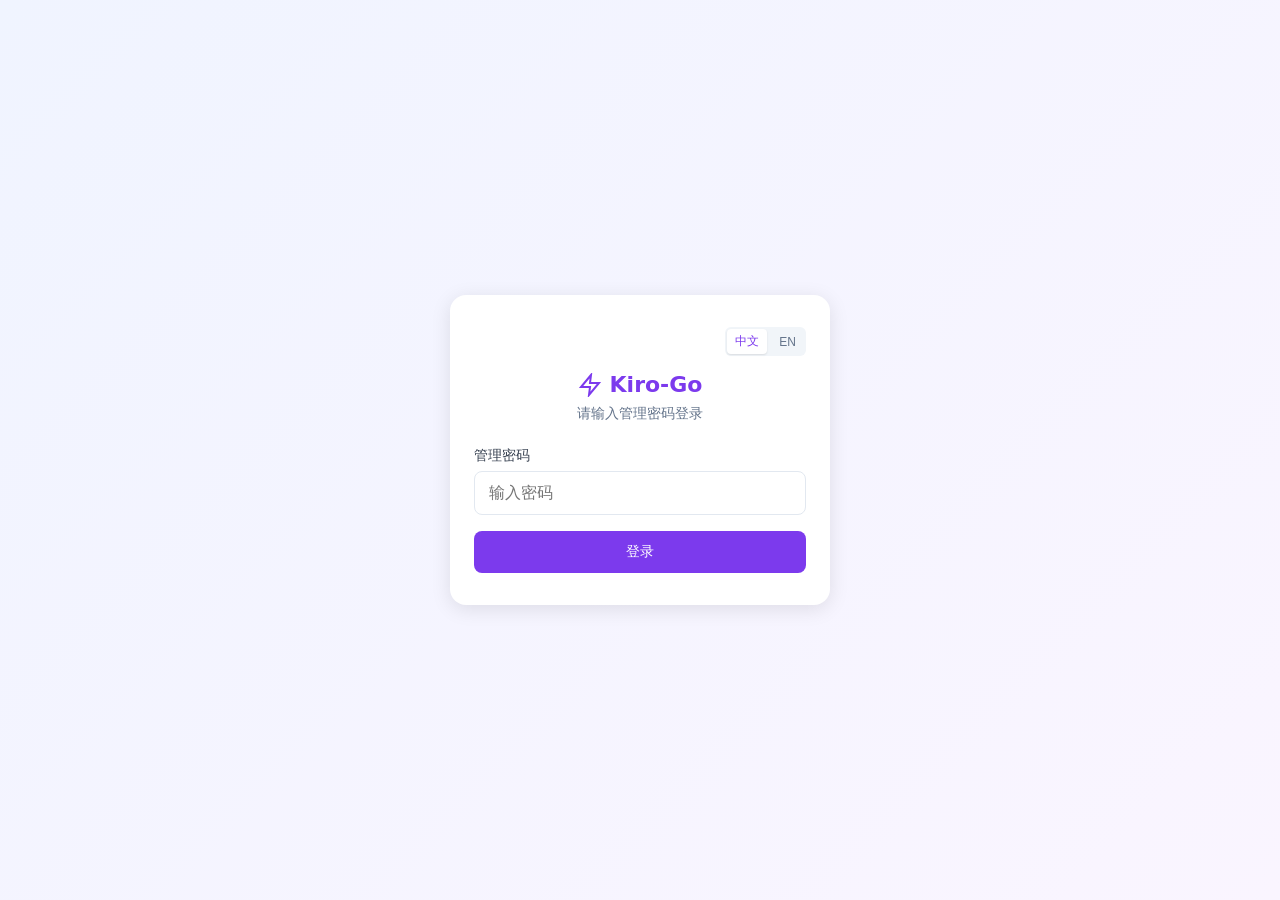
<file: web/index-legacy.html>
<!DOCTYPE html>
<html lang="zh">

<head>
    <meta charset="UTF-8">
    <meta name="viewport" content="width=device-width, initial-scale=1.0, maximum-scale=1.0, user-scalable=no">
    <title>Kiro-Go</title>
    <style>
        * {
            box-sizing: border-box;
            margin: 0;
            padding: 0;
        }

        body {
            font-family: system-ui, -apple-system, sans-serif;
            background: #f8fafc;
            color: #1e293b;
            min-height: 100vh;
            -webkit-tap-highlight-color: transparent;
        }

        .container {
            max-width: 1100px;
            margin: 0 auto;
            padding: 16px;
        }

        .login-wrapper {
            min-height: 100vh;
            display: flex;
            align-items: center;
            justify-content: center;
            background: linear-gradient(135deg, #f0f4ff 0%, #faf5ff 100%);
            padding: 16px;
        }

        .login-box {
            background: #fff;
            padding: 32px 24px;
            border-radius: 16px;
            box-shadow: 0 4px 20px rgba(0, 0, 0, 0.1);
            width: 100%;
            max-width: 380px;
        }

        .login-box h1 {
            text-align: center;
            color: #7c3aed;
            margin-bottom: 8px;
            font-size: 22px;
            justify-content: center;
        }

        .login-box p {
            text-align: center;
            color: #64748b;
            margin-bottom: 24px;
            font-size: 14px;
        }

        .form-group {
            margin-bottom: 16px;
        }

        label {
            display: block;
            margin-bottom: 6px;
            color: #374151;
            font-size: 14px;
            font-weight: 500;
        }

        input[type="text"],
        input[type="password"],
        input[type="number"],
        select,
        textarea {
            width: 100%;
            padding: 12px 14px;
            border: 1px solid #e2e8f0;
            border-radius: 8px;
            font-size: 16px;
            background: #fff;
            color: #1e293b;
            -webkit-appearance: none;
        }

        input:focus,
        textarea:focus {
            outline: none;
            border-color: #7c3aed;
            box-shadow: 0 0 0 3px rgba(124, 58, 237, 0.1);
        }

        textarea {
            resize: vertical;
            min-height: 100px;
            font-family: monospace;
            font-size: 14px;
        }

        .btn {
            padding: 12px 18px;
            border: none;
            border-radius: 8px;
            cursor: pointer;
            font-size: 14px;
            font-weight: 500;
            transition: all 0.2s;
            touch-action: manipulation;
        }

        .btn-primary {
            background: #7c3aed;
            color: white;
        }

        .btn-primary:hover,
        .btn-primary:active {
            background: #6d28d9;
        }

        .btn-danger {
            background: #ef4444;
            color: white;
        }

        .btn-secondary {
            background: #f1f5f9;
            color: #374151;
        }

        .btn-success {
            background: #10B981;
            color: white;
        }

        .btn-sm {
            padding: 8px 12px;
            font-size: 13px;
        }

        .card {
            background: #fff;
            border-radius: 12px;
            padding: 16px;
            margin-bottom: 16px;
            box-shadow: 0 1px 3px rgba(0, 0, 0, 0.1);
        }

        .card-header {
            display: flex;
            justify-content: space-between;
            align-items: center;
            margin-bottom: 16px;
            padding-bottom: 12px;
            border-bottom: 1px solid #e2e8f0;
            flex-wrap: wrap;
            gap: 12px;
        }

        .card-title {
            font-size: 16px;
            font-weight: 600;
        }

        .card-actions {
            display: flex;
            gap: 8px;
            flex-wrap: wrap;
        }

        .stats-grid {
            display: grid;
            grid-template-columns: repeat(3, 1fr);
            gap: 10px;
            margin-bottom: 20px;
        }

        .stat-card {
            background: #fff;
            border-radius: 10px;
            padding: 12px 8px;
            text-align: center;
            box-shadow: 0 1px 3px rgba(0, 0, 0, 0.1);
        }

        .stat-value {
            font-size: 20px;
            font-weight: 700;
            color: #7c3aed;
        }

        .stat-label {
            font-size: 11px;
            color: #64748b;
            margin-top: 2px;
        }

        .badge {
            display: inline-block;
            padding: 3px 8px;
            border-radius: 4px;
            font-size: 11px;
            font-weight: 500;
            white-space: nowrap;
        }

        .badge-success {
            background: #dcfce7;
            color: #16a34a;
        }

        .badge-warning {
            background: #fef3c7;
            color: #d97706;
        }

        .badge-error {
            background: #fee2e2;
            color: #dc2626;
        }

        .badge-info {
            background: #ede9fe;
            color: #7c3aed;
        }

        .badge-pro {
            background: #3b82f6;
            color: white;
        }

        .badge-proplus {
            background: #8b5cf6;
            color: white;
        }

        .badge-power {
            background: #f59e0b;
            color: white;
        }

        .badge-free {
            background: #6b7280;
            color: white;
        }

        .badge-trial {
            background: #10b981;
            color: white;
        }

        .badge-banned {
            background: #dc2626;
            color: white;
        }

        .badge-suspended {
            background: #f59e0b;
            color: white;
        }

        .modal {
            display: none;
            position: fixed;
            top: 0;
            left: 0;
            width: 100%;
            height: 100%;
            background: rgba(0, 0, 0, 0.5);
            z-index: 1000;
            padding: 16px;
            overflow-y: auto;
        }

        .modal.active {
            display: flex;
            align-items: flex-start;
            justify-content: center;
            padding-top: 5vh;
        }

        .modal-content {
            background: #fff;
            border-radius: 12px;
            padding: 20px;
            width: 100%;
            max-width: 600px;
            margin-bottom: 20px;
        }

        .modal-header {
            display: flex;
            justify-content: space-between;
            align-items: center;
            margin-bottom: 20px;
        }

        .modal-title {
            font-size: 18px;
            font-weight: 600;
        }

        .modal-close {
            background: none;
            border: none;
            font-size: 28px;
            cursor: pointer;
            color: #64748b;
            padding: 0 8px;
        }

        .modal-footer {
            margin-top: 20px;
            display: flex;
            gap: 10px;
            justify-content: flex-end;
        }

        .switch {
            position: relative;
            display: inline-block;
            width: 44px;
            height: 24px;
            flex-shrink: 0;
        }

        .switch input {
            opacity: 0;
            width: 0;
            height: 0;
            position: absolute;
        }

        .slider {
            position: absolute;
            cursor: pointer;
            top: 0;
            left: 0;
            right: 0;
            bottom: 0;
            background: #cbd5e1;
            border-radius: 24px;
            transition: 0.3s;
        }

        .slider:before {
            position: absolute;
            content: "";
            height: 18px;
            width: 18px;
            left: 3px;
            bottom: 3px;
            background: white;
            border-radius: 50%;
            transition: 0.3s;
        }

        input:checked+.slider {
            background: #7c3aed;
        }

        input:checked+.slider:before {
            transform: translateX(20px);
        }

        .tabs {
            display: flex;
            gap: 4px;
            margin-bottom: 16px;
            background: #f1f5f9;
            padding: 4px;
            border-radius: 10px;
            overflow-x: auto;
            -webkit-overflow-scrolling: touch;
        }

        .tab {
            padding: 10px 16px;
            border-radius: 8px;
            cursor: pointer;
            color: #64748b;
            font-weight: 500;
            font-size: 14px;
            white-space: nowrap;
            flex-shrink: 0;
        }

        .tab:hover {
            color: #374151;
        }

        .tab.active {
            background: #fff;
            color: #7c3aed;
            box-shadow: 0 1px 3px rgba(0, 0, 0, 0.1);
        }

        .hidden {
            display: none !important;
        }

        .message {
            padding: 12px 16px;
            border-radius: 8px;
            margin-bottom: 12px;
            font-size: 14px;
        }

        .message-error {
            background: #fee2e2;
            color: #dc2626;
        }

        .endpoint {
            background: #f8fafc;
            padding: 12px;
            border-radius: 8px;
            font-family: monospace;
            font-size: 12px;
            margin-bottom: 10px;
            display: flex;
            justify-content: space-between;
            align-items: center;
            gap: 10px;
            word-break: break-all;
        }

        .endpoint span {
            flex: 1;
        }

        .header {
            display: flex;
            align-items: center;
            justify-content: space-between;
            margin-bottom: 16px;
            gap: 12px;
        }

        .header h1 {
            font-size: 18px;
            color: #7c3aed;
        }

        .account-card {
            background: #fff;
            border-radius: 12px;
            padding: 14px;
            margin-bottom: 12px;
            box-shadow: 0 1px 3px rgba(0, 0, 0, 0.1);
            border-left: 4px solid #7c3aed;
        }

        .account-header {
            display: flex;
            justify-content: space-between;
            align-items: flex-start;
            margin-bottom: 10px;
            gap: 10px;
        }

        .account-info {
            flex: 1;
            min-width: 0;
        }

        .account-email {
            font-weight: 600;
            font-size: 14px;
            color: #1e293b;
            word-break: break-all;
        }

        .account-meta {
            display: flex;
            gap: 6px;
            flex-wrap: wrap;
            margin-top: 6px;
        }

        .account-usage {
            margin: 10px 0;
        }

        .usage-bar {
            height: 6px;
            background: #e2e8f0;
            border-radius: 3px;
            overflow: hidden;
        }

        .usage-fill {
            height: 100%;
            background: #7c3aed;
            border-radius: 3px;
            transition: width 0.3s;
        }

        .usage-fill.high {
            background: #f59e0b;
        }

        .usage-fill.critical {
            background: #ef4444;
        }

        .usage-text {
            display: flex;
            justify-content: space-between;
            font-size: 11px;
            color: #64748b;
            margin-top: 4px;
        }

        .usage-label {
            font-size: 12px;
            color: #64748b;
            margin-bottom: 4px;
            font-weight: 500;
        }

        .account-usage+.account-usage {
            margin-top: 8px;
        }

        .badge-trial {
            background: #10b981;
            color: white;
        }

        .account-stats {
            display: grid;
            grid-template-columns: repeat(5, 1fr);
            gap: 6px;
            margin-top: 10px;
            padding-top: 10px;
            border-top: 1px solid #e2e8f0;
        }

        .account-stat {
            text-align: center;
        }

        .account-stat-value {
            font-weight: 600;
            font-size: 13px;
        }

        .account-stat-label {
            font-size: 10px;
            color: #64748b;
        }

        .account-actions {
            display: flex;
            gap: 6px;
            flex-shrink: 0;
            flex-wrap: wrap;
        }

        .detail-section {
            margin-bottom: 20px;
        }

        .detail-section h4 {
            font-size: 13px;
            color: #64748b;
            margin-bottom: 10px;
            text-transform: uppercase;
            letter-spacing: 0.5px;
        }

        .detail-grid {
            display: grid;
            grid-template-columns: 1fr;
            gap: 10px;
        }

        .detail-item {
            background: #f8fafc;
            padding: 10px 12px;
            border-radius: 8px;
        }

        .detail-label {
            font-size: 11px;
            color: #64748b;
            margin-bottom: 2px;
        }

        .detail-value {
            font-size: 13px;
            font-weight: 500;
            word-break: break-all;
        }

        .model-list {
            display: grid;
            gap: 8px;
            max-height: 250px;
            overflow-y: auto;
        }

        .model-item {
            background: #f8fafc;
            padding: 14px 16px;
            border-radius: 8px;
            margin-bottom: 10px;
            transition: background 0.2s ease;
        }

        .model-item:last-child {
            margin-bottom: 0;
        }

        .model-item:hover {
            background: #f1f5f9;
        }

        .model-name {
            font-weight: 600;
            font-size: 14px;
            color: #0f172a;
            line-height: 1.4;
        }

        .model-credit {
            font-size: 13px;
            margin-top: 4px;
        }

        .credit-ratio {
            color: #7c3aed;
            font-weight: 600;
        }

        .model-info {
            font-size: 12px;
            color: #64748b;
            margin-top: 6px;
            line-height: 1.5;
        }

        .btn-icon {
            display: inline-flex;
            align-items: center;
            justify-content: center;
            width: 36px;
            height: 36px;
            padding: 0;
        }

        .btn-icon svg {
            width: 18px;
            height: 18px;
        }

        .loading {
            opacity: 0.6;
            pointer-events: none;
        }

        .logo {
            display: flex;
            align-items: center;
            gap: 8px;
        }

        .logo svg {
            width: 24px;
            height: 24px;
            color: #7c3aed;
        }

        .machine-id-row {
            display: flex;
            gap: 8px;
            align-items: stretch;
            flex-wrap: wrap;
        }

        .machine-id-row input {
            flex: 1;
            min-width: 200px;
            font-family: monospace;
            font-size: 11px;
        }

        .machine-id-row .btn {
            flex-shrink: 0;
        }

        .lang-switch {
            display: flex;
            gap: 4px;
            background: #f1f5f9;
            padding: 2px;
            border-radius: 6px;
        }

        .lang-btn {
            padding: 4px 8px;
            border: none;
            background: transparent;
            cursor: pointer;
            font-size: 12px;
            border-radius: 4px;
            color: #64748b;
        }

        .lang-btn.active {
            background: #fff;
            color: #7c3aed;
            box-shadow: 0 1px 2px rgba(0, 0, 0, 0.1);
        }

        .header-right {
            display: flex;
            align-items: center;
            gap: 10px;
        }

        @media (max-width: 640px) {
            .container {
                padding: 12px;
            }

            .stats-grid {
                grid-template-columns: repeat(3, 1fr);
                gap: 8px;
            }

            .stat-card {
                padding: 10px 6px;
            }

            .stat-value {
                font-size: 18px;
            }

            .stat-label {
                font-size: 10px;
            }

            .card {
                padding: 14px;
            }

            .card-header {
                flex-direction: column;
                align-items: flex-start;
            }

            .card-actions {
                width: 100%;
            }

            .card-actions .btn {
                flex: 1;
                text-align: center;
            }

            .account-header {
                flex-direction: column;
            }

            .account-actions {
                width: 100%;
                justify-content: flex-start;
            }

            .account-actions .btn {
                padding: 8px 10px;
                font-size: 12px;
            }

            .account-stats {
                grid-template-columns: repeat(2, 1fr);
            }

            .detail-grid {
                grid-template-columns: 1fr;
            }

            .tabs {
                gap: 2px;
            }

            .tab {
                padding: 10px 12px;
                font-size: 13px;
            }

            .modal-content {
                padding: 16px;
            }

            .endpoint {
                flex-direction: column;
                align-items: stretch;
            }

            .endpoint .btn {
                width: 100%;
            }

            .machine-id-row {
                flex-direction: column;
            }

            .machine-id-row input {
                min-width: 100%;
            }

            .machine-id-row .btn {
                width: 100%;
            }
        }

        @media (min-width: 641px) {
            .detail-grid {
                grid-template-columns: repeat(2, 1fr);
            }
        }

        /* 隐私模式开关样式 */
        .privacy-toggle {
            white-space: nowrap;
        }

        @media (max-width: 640px) {
            .privacy-toggle {
                order: -1;
                width: 100%;
                justify-content: space-between;
                padding: 8px 0;
                border-bottom: 1px solid #e2e8f0;
                margin-bottom: 8px;
            }

            .privacy-toggle span {
                font-size: 14px;
            }
        }
    </style>
</head>

<body>
    <div id="loginPage" class="login-wrapper">
        <div class="login-box">
            <div style="display:flex;justify-content:flex-end;margin-bottom:16px">
                <div class="lang-switch">
                    <button class="lang-btn" data-lang="zh" onclick="setLang('zh')">中文</button>
                    <button class="lang-btn" data-lang="en" onclick="setLang('en')">EN</button>
                </div>
            </div>
            <h1 class="logo"><svg viewBox="0 0 24 24" fill="none" stroke="currentColor" stroke-width="2">
                    <path d="M13 2L3 14h9l-1 8 10-12h-9l1-8z" />
                </svg>Kiro-Go</h1>
            <p data-i18n="login.subtitle"></p>
            <div class="form-group">
                <label data-i18n="login.password"></label>
                <input type="password" id="pwdField" data-i18n-placeholder="login.passwordPlaceholder"
                    autocomplete="off">
            </div>
            <button type="button" class="btn btn-primary" style="width:100%" onclick="login()"
                data-i18n="login.submit"></button>
            <div id="loginError" class="message message-error hidden" style="margin-top:12px"></div>
        </div>
    </div>
    <div id="mainPage" class="container hidden">
        <div class="header">
            <h1 class="logo"><svg viewBox="0 0 24 24" fill="none" stroke="currentColor" stroke-width="2">
                    <path d="M13 2L3 14h9l-1 8 10-12h-9l1-8z" />
                </svg>Kiro-Go</h1>
            <div class="header-right">
                <div class="lang-switch">
                    <button class="lang-btn" data-lang="zh" onclick="setLang('zh')">中文</button>
                    <button class="lang-btn" data-lang="en" onclick="setLang('en')">EN</button>
                </div>
                <span class="badge badge-success" id="statusBadge" data-i18n="status.running"></span>
                <span class="badge badge-info" id="versionBadge" style="cursor:pointer" onclick="checkUpdate(true)"></span>
                <button class="btn btn-sm btn-danger" onclick="logout()" data-i18n="common.logout" style="padding:4px 12px;font-size:12px"></button>
            </div>
        </div>
        <div class="stats-grid">
            <div class="stat-card">
                <div class="stat-value" id="statAccounts">0</div>
                <div class="stat-label" data-i18n="stats.accounts"></div>
            </div>
            <div class="stat-card">
                <div class="stat-value" id="statRequests">0</div>
                <div class="stat-label" data-i18n="stats.requests"></div>
            </div>
            <div class="stat-card">
                <div class="stat-value" id="statSuccess">0</div>
                <div class="stat-label" data-i18n="stats.success"></div>
            </div>
            <div class="stat-card">
                <div class="stat-value" id="statFailed">0</div>
                <div class="stat-label" data-i18n="stats.failed"></div>
            </div>
            <div class="stat-card">
                <div class="stat-value" id="statTokens">0</div>
                <div class="stat-label">Tokens</div>
            </div>
            <div class="stat-card">
                <div class="stat-value" id="statCredits">0</div>
                <div class="stat-label">Credits</div>
            </div>
        </div>
        <div class="tabs">
            <div class="tab active" data-tab="accounts" data-i18n="tabs.accounts"></div>
            <div class="tab" data-tab="settings" data-i18n="tabs.settings"></div>
            <div class="tab" data-tab="api" data-i18n="tabs.api"></div>
        </div>
        <div id="tabAccounts" class="tab-content">
            <div class="card">
                <div class="card-header">
                    <span class="card-title" data-i18n="accounts.title"></span>
                    <div class="card-actions">
                        <div class="privacy-toggle" style="display:flex;align-items:center;gap:8px;cursor:pointer;user-select:none">
                            <span style="font-size:13px;color:#374151;font-weight:500" data-i18n="privacy.label"></span>
                            <label class="switch" style="margin:0">
                                <input type="checkbox" id="privacyModeToggle" checked onchange="togglePrivacyMode()">
                                <span class="slider"></span>
                            </label>
                        </div>
                        <button class="btn btn-secondary btn-sm" onclick="showExportModal()" data-i18n="accounts.export"></button>
                        <button class="btn btn-secondary btn-sm" onclick="refreshAllModels()" data-i18n="models.refreshAll"></button>
                        <button class="btn btn-primary btn-sm" onclick="showModal('add')" data-i18n="accounts.add"></button>
                    </div>
                </div>
                <div id="accountsToolbar" style="display:flex;gap:8px;align-items:center;padding:0 20px 12px">
                    <label style="display:flex;align-items:center;gap:4px;cursor:pointer;user-select:none;flex-shrink:0"><input type="checkbox" id="selectAllCheckbox" onchange="toggleSelectAll(this.checked)" style="width:15px;height:15px;cursor:pointer"> <span style="font-size:13px;color:#374151" data-i18n="batch.selectAll"></span></label>
                    <div style="height:16px;width:1px;background:#e2e8f0;flex-shrink:0"></div>
                    <div id="batchBar" style="display:none;align-items:center;gap:6px;flex-shrink:0">
                        <span id="batchCount" style="font-size:12px;color:#7c3aed;font-weight:600;white-space:nowrap"></span>
                        <button class="btn btn-sm btn-primary" onclick="batchAction('enable')" style="padding:3px 10px;font-size:12px" data-i18n="batch.enable"></button>
                        <button class="btn btn-sm btn-secondary" onclick="batchAction('disable')" style="padding:3px 10px;font-size:12px" data-i18n="batch.disable"></button>
                        <button class="btn btn-sm btn-secondary" onclick="batchAction('refresh')" style="padding:3px 10px;font-size:12px" data-i18n="batch.refresh"></button>
                        <button class="btn btn-sm btn-secondary" onclick="batchRefreshModels()" style="padding:3px 10px;font-size:12px" data-i18n="batch.refreshModels"></button>
                        <div style="height:16px;width:1px;background:#e2e8f0;flex-shrink:0"></div>
                    </div>
                    <div style="display:flex;gap:6px;align-items:center;margin-left:auto;flex-shrink:0">
                        <input type="text" id="filterSearch" oninput="onFilterChange()" style="width:260px;padding:8px 12px;border:1px solid #e2e8f0;border-radius:6px;font-size:14px;outline:none" data-i18n-placeholder="filter.search">
                        <select id="filterStatusSelect" onchange="onFilterChange()" style="padding:4px 6px;border:1px solid #e2e8f0;border-radius:6px;font-size:12px;background:#fff;cursor:pointer">
                            <option value="all" data-i18n="filter.all"></option>
                            <option value="enabled" data-i18n="filter.enabled"></option>
                            <option value="disabled" data-i18n="filter.disabled"></option>
                            <option value="banned" data-i18n="filter.banned"></option>
                        </select>
                    </div>
                </div>
                <div id="accountsList"></div>
            </div>
        </div>
        <div id="tabSettings" class="tab-content hidden">
            <div class="card">
                <div class="card-header"><span class="card-title" data-i18n="settings.apiSettings"></span></div>
                <div class="form-group">
                    <label style="display:flex;align-items:center;gap:10px">
                        <label class="switch"><input type="checkbox" id="requireApiKey"><span
                                class="slider"></span></label>
                        <span data-i18n="settings.enableApiKey"></span>
                    </label>
                </div>
                <div class="form-group"><label>API Key</label><div style="display:flex;gap:8px;align-items:stretch"><input type="text" id="apiKeyInput" style="flex:1"
                        data-i18n-placeholder="settings.apiKeyPlaceholder"><button class="btn btn-sm btn-secondary" onclick="generateApiKey()" data-i18n="settings.generateApiKey"></button></div></div>
                <button class="btn btn-primary" onclick="saveSettings()" data-i18n="common.save"></button>
            </div>
            <div class="card">
                <div class="card-header"><span class="card-title" data-i18n="settings.usageSettings"></span></div>
                <div class="form-group">
                    <label style="display:flex;align-items:center;gap:10px">
                        <label class="switch"><input type="checkbox" id="allowOverUsage"><span
                                class="slider"></span></label>
                        <span data-i18n="settings.allowOverUsage"></span>
                    </label>
                    <small style="color:#64748b;font-size:12px;margin-top:4px;display:block"
                        data-i18n="settings.allowOverUsageHint"></small>
                </div>
                <button class="btn btn-primary" onclick="saveOverUsageConfig()" data-i18n="common.save"></button>
            </div>
            <div class="card">
                <div class="card-header"><span class="card-title" data-i18n="settings.thinkingSettings"></span></div>
                <div class="form-group">
                    <label data-i18n="settings.thinkingSuffix"></label>
                    <input type="text" id="thinkingSuffix" placeholder="-thinking">
                    <small style="color:#64748b;font-size:12px;margin-top:4px;display:block"
                        data-i18n="settings.thinkingSuffixHint"></small>
                </div>
                <div class="form-group">
                    <label data-i18n="settings.openaiFormat"></label>
                    <select id="openaiThinkingFormat">
                        <option value="reasoning_content">reasoning_content (DeepSeek)</option>
                        <option value="thinking">&lt;thinking&gt; (Claude)</option>
                        <option value="think">&lt;think&gt; (OpenAI)</option>
                    </select>
                </div>
                <div class="form-group">
                    <label data-i18n="settings.claudeFormat"></label>
                    <select id="claudeThinkingFormat">
                        <option value="thinking">&lt;thinking&gt; (Claude)</option>
                        <option value="think">&lt;think&gt; (OpenAI)</option>
                        <option value="reasoning_content" data-i18n="settings.noTag"></option>
                    </select>
                </div>
                <button class="btn btn-primary" onclick="saveThinkingConfig()"
                    data-i18n="settings.saveThinking"></button>
            </div>
            <div class="card">
                <div class="card-header"><span class="card-title" data-i18n="settings.endpointSettings"></span></div>
                <div class="form-group">
                    <label data-i18n="settings.preferredEndpoint"></label>
                    <select id="preferredEndpoint">
                        <option value="auto" data-i18n="settings.endpointAuto"></option>
                        <option value="kiro">Kiro IDE</option>
                        <option value="codewhisperer">CodeWhisperer</option>
                        <option value="amazonq">AmazonQ</option>
                    </select>
                    <small style="color:#64748b;font-size:12px;margin-top:4px;display:block"
                        data-i18n="settings.endpointHint"></small>
                </div>
                <div class="form-group">
                    <label style="display:flex;align-items:center;gap:8px;cursor:pointer">
                        <input type="checkbox" id="endpointFallback" checked>
                        <span data-i18n="settings.endpointFallback"></span>
                    </label>
                    <small style="color:#64748b;font-size:12px;margin-top:4px;display:block"
                        data-i18n="settings.endpointFallbackHint"></small>
                </div>
                <button class="btn btn-primary" onclick="saveEndpointConfig()"
                    data-i18n="settings.saveEndpoint"></button>
            </div>
            <div class="card">
                <div class="card-header"><span class="card-title" data-i18n="settings.adminPassword"></span></div>
                <div class="form-group"><label data-i18n="settings.newPassword"></label><input type="password"
                        id="newPassword" data-i18n-placeholder="settings.newPasswordPlaceholder"></div>
                <button class="btn btn-primary" onclick="changePassword()" data-i18n="settings.changePassword"></button>
            </div>
            <div class="card">
                <div class="card-header"><span class="card-title" data-i18n="settings.proxySettings"></span></div>
                <div class="form-group">
                    <label data-i18n="settings.proxyType"></label>
                    <select id="proxyType" onchange="onProxyTypeChange()">
                        <option value="none" data-i18n="settings.proxyNone"></option>
                        <option value="socks5">SOCKS5</option>
                        <option value="http">HTTP</option>
                    </select>
                </div>
                <div id="proxyFields" style="display:none">
                    <div class="form-group">
                        <label data-i18n="settings.proxyHost"></label>
                        <div style="display:flex;gap:8px;align-items:stretch">
                            <input type="text" id="proxyHost" style="flex:1" placeholder="127.0.0.1">
                            <input type="number" id="proxyPort" style="width:90px" placeholder="1080" min="1" max="65535">
                        </div>
                    </div>
                    <div class="form-group">
                        <label data-i18n="settings.proxyAuth"></label>
                        <div style="display:flex;gap:8px">
                            <input type="text" id="proxyUsername" style="flex:1" data-i18n-placeholder="settings.proxyUsername" autocomplete="off">
                            <input type="password" id="proxyPassword" style="flex:1" data-i18n-placeholder="settings.proxyPassword" autocomplete="new-password">
                        </div>
                    </div>
                </div>
                <button class="btn btn-primary" onclick="saveProxyConfig()" data-i18n="settings.saveProxy"></button>
            </div>
            <div class="card">
                <div class="card-header"><span class="card-title" data-i18n="settings.promptFilter"></span></div>
                <div class="form-group">
                    <label style="font-weight:600;margin-bottom:12px;display:block" data-i18n="settings.builtinFilters"></label>
                    <div style="display:flex;flex-direction:column;gap:12px">
                        <div>
                            <label style="display:flex;align-items:center;gap:10px">
                                <label class="switch"><input type="checkbox" id="filterClaudeCode"><span class="slider"></span></label>
                                <span data-i18n="settings.filterClaudeCode"></span>
                            </label>
                            <small style="color:#64748b;font-size:12px;margin-top:4px;display:block;margin-left:54px" data-i18n="settings.filterClaudeCodeHint"></small>
                        </div>
                        <div>
                            <label style="display:flex;align-items:center;gap:10px">
                                <label class="switch"><input type="checkbox" id="filterEnvNoise"><span class="slider"></span></label>
                                <span data-i18n="settings.filterEnvNoise"></span>
                            </label>
                            <small style="color:#64748b;font-size:12px;margin-top:4px;display:block;margin-left:54px" data-i18n="settings.filterEnvNoiseHint"></small>
                        </div>
                        <div>
                            <label style="display:flex;align-items:center;gap:10px">
                                <label class="switch"><input type="checkbox" id="filterStripBoundaries"><span class="slider"></span></label>
                                <span data-i18n="settings.filterStripBoundaries"></span>
                            </label>
                            <small style="color:#64748b;font-size:12px;margin-top:4px;display:block;margin-left:54px" data-i18n="settings.filterStripBoundariesHint"></small>
                        </div>
                    </div>
                </div>
                <div class="form-group" style="margin-top:16px">
                    <label style="font-weight:600;margin-bottom:8px;display:block" data-i18n="settings.customRules"></label>
                    <div id="promptFilterRules" style="margin-bottom:8px"></div>
                    <div style="display:flex;gap:8px;flex-wrap:wrap">
                        <button class="btn btn-sm btn-secondary" onclick="addPromptRule('regex')" data-i18n="promptFilter.addRegex"></button>
                        <button class="btn btn-sm btn-secondary" onclick="addPromptRule('lines-containing')" data-i18n="promptFilter.addContains"></button>
                    </div>
                </div>
                <button class="btn btn-primary" onclick="savePromptFilter()" data-i18n="settings.savePromptFilter"></button>
            </div>
            <div class="card">
                <div class="card-header"><span class="card-title" data-i18n="settings.statistics"></span></div>
                <button class="btn btn-danger" onclick="resetStats()" data-i18n="settings.resetStats"></button>
            </div>
        </div>
        <div id="tabApi" class="tab-content hidden">
            <div class="card">
                <div class="card-header"><span class="card-title" data-i18n="api.endpoints"></span></div>
                <p style="margin-bottom:10px;font-weight:500;font-size:14px">Claude API</p>
                <div class="endpoint"><span id="claudeEndpoint"></span><button class="btn btn-sm btn-secondary"
                        onclick="copy('claudeEndpoint')" data-i18n="common.copy"></button></div>
                <p style="margin:14px 0 10px;font-weight:500;font-size:14px">OpenAI API</p>
                <div class="endpoint"><span id="openaiEndpoint"></span><button class="btn btn-sm btn-secondary"
                        onclick="copy('openaiEndpoint')" data-i18n="common.copy"></button></div>
                <p style="margin:14px 0 10px;font-weight:500;font-size:14px" data-i18n="api.modelList"></p>
                <div class="endpoint"><span id="modelsEndpoint"></span><button class="btn btn-sm btn-secondary"
                        onclick="copy('modelsEndpoint')" data-i18n="common.copy"></button></div>
                <p style="margin:14px 0 10px;font-weight:500;font-size:14px" data-i18n="api.stats"></p>
                <div class="endpoint"><span id="statsEndpoint"></span><button class="btn btn-sm btn-secondary"
                        onclick="copy('statsEndpoint')" data-i18n="common.copy"></button></div>
                <p style="font-size:12px;color:#64748b;margin-top:4px" data-i18n="api.statsHint"></p>
            </div>
        </div>
    </div>
    <div id="addModal" class="modal">
        <div class="modal-content">
            <div class="modal-header"><span class="modal-title" id="modalTitle"></span><button class="modal-close"
                    onclick="closeModal()">&times;</button></div>
            <div id="modalBody"></div>
        </div>
    </div>
    <div id="detailModal" class="modal">
        <div class="modal-content">
            <div class="modal-header"><span class="modal-title" data-i18n="detail.title"></span><button
                    class="modal-close" onclick="closeDetailModal()">&times;</button></div>
            <div id="detailBody"></div>
        </div>
    </div>
    <div id="exportModal" class="modal">
        <div class="modal-content">
            <div class="modal-header"><span class="modal-title" data-i18n="export.title"></span><button
                    class="modal-close" onclick="closeExportModal()">&times;</button></div>
            <div id="exportBody"></div>
        </div>
    </div>
    <div id="updateModal" class="modal">
        <div class="modal-content">
            <div class="modal-header"><span class="modal-title" data-i18n="update.title"></span><button
                    class="modal-close" onclick="closeUpdateModal()">&times;</button></div>
            <div id="updateBody"></div>
        </div>
    </div>
    <script>
        const i18n = {
            zh: {
                'login.subtitle': '请输入管理密码登录',
                'login.password': '管理密码',
                'login.passwordPlaceholder': '输入密码',
                'login.submit': '登录',
                'login.error': '密码错误',
                'login.connectError': '连接失败',
                'status.running': '运行中',
                'stats.accounts': '账号',
                'stats.requests': '请求',
                'stats.success': '成功',
                'stats.failed': '失败',
                'tabs.accounts': '账号',
                'tabs.settings': '设置',
                'tabs.api': 'API',
                'accounts.title': '账号列表',
                'accounts.add': '添加账号',
                'accounts.empty': '暂无账号',
                'accounts.refresh': '刷新',
                'accounts.detail': '详情',
                'accounts.enable': '启用',
                'accounts.disable': '禁用',
                'accounts.delete': '删除',
                'accounts.requests': '请求',
                'accounts.tokens': 'Tokens',
                'accounts.credits': 'Credits',
                'accounts.expiry': '到期',
                'accounts.noToken': '无Token',
                'accounts.expired': '已过期',
                'accounts.disabled': '已禁用',
                'accounts.normal': '正常',
                'accounts.enabled': '已启用',
                'accounts.banned': '已封禁',
                'accounts.suspended': '已暂停',
                'accounts.refreshFailed': '刷新失败',
                'accounts.confirmDelete': '确定删除？',
                'accounts.mainQuota': '主配额',
                'accounts.trialQuota': '试用配额',
                'accounts.trial': '试用中',
                'accounts.trialExpired': '已过期',
                'accounts.trialToday': '今天到期',
                'accounts.copyJSON': '复制 JSON',
                'accounts.copyJSONSuccess': 'JSON 已复制到剪贴板',
                'accounts.trialDays': '天后到期',
                'accounts.overage': '超额调用',
                'time.expired': '已过期',
                'time.minutes': '分钟',
                'time.hours': '小时',
                'time.days': '天',
                'settings.apiSettings': 'API 设置',
                'settings.enableApiKey': '启用 API Key 验证',
                'settings.apiKeyPlaceholder': '留空则不验证',
                'settings.generateApiKey': '随机生成',
                'settings.usageSettings': '用量控制',
                'settings.allowOverUsage': '允许超额使用',
                'settings.allowOverUsageHint': '开启后，即使账号额度用尽也会继续使用该账号处理请求，不再因余额不足而报错',
                'settings.overUsageSaved': '超额使用设置已保存',
                'settings.thinkingSettings': 'Thinking 模式设置',
                'settings.thinkingSuffix': '触发后缀',
                'settings.thinkingSuffixHint': '模型名称加此后缀即启用思考模式，如 claude-sonnet-4.5-thinking',
                'settings.openaiFormat': 'OpenAI API 输出格式',
                'settings.claudeFormat': 'Claude API 输出格式',
                'settings.noTag': '直接输出 (无标签)',
                'settings.saveThinking': '保存 Thinking 设置',
                'settings.thinkingSaved': 'Thinking 设置已保存',
                'settings.endpointSettings': 'Kiro 端点设置',
                'settings.preferredEndpoint': '首选端点',
                'settings.endpointAuto': '自动选择',
                'settings.endpointHint': '选择首选端点，自动选择模式下会根据可用性自动选择端点',
                'settings.endpointFallback': '端点不可用时自动切换',
                'settings.endpointFallbackHint': '关闭后，仅使用选定的端点，不会自动切换到其他端点',
                'settings.saveEndpoint': '保存端点设置',
                'settings.endpointSaved': '端点设置已保存',
                'settings.adminPassword': '管理密码',
                'settings.newPassword': '新密码',
                'settings.newPasswordPlaceholder': '输入新密码',
                'settings.changePassword': '修改密码',
                'settings.passwordRequired': '请输入新密码',
                'settings.passwordChanged': '密码已修改',
                'settings.statistics': '统计',
                'settings.resetStats': '重置统计',
                'settings.confirmReset': '确定重置统计？',
                'settings.proxySettings': '出站代理设置',
                'settings.proxyType': '代理类型',
                'settings.proxyNone': '直连（不使用代理）',
                'settings.proxyHost': '地址 / 端口',
                'settings.proxyAuth': '认证（可选）',
                'settings.proxyUsername': '用户名',
                'settings.proxyPassword': '密码',
                'settings.proxyHostRequired': '请填写代理地址和端口',
                'settings.saveProxy': '保存代理设置',
                'settings.proxySaved': '代理设置已保存',
                'settings.promptFilter': 'System Prompt 过滤',
                'settings.builtinFilters': '内置过滤器',
                'settings.filterClaudeCode': '替换 Claude Code CLI 系统提示',
                'settings.filterClaudeCodeHint': '检测到 Claude Code 内置系统提示时，替换为精简的后端提示词，避免泄露大量 CLI 指令到请求体。',
                'settings.filterEnvNoise': '过滤环境噪音行',
                'settings.filterEnvNoiseHint': '移除系统提示中注入的环境变量、Git 状态、最近提交等噪音内容。',
                'settings.filterStripBoundaries': '移除边界标记',
                'settings.filterStripBoundariesHint': '移除 --- SYSTEM PROMPT --- / --- END SYSTEM PROMPT --- 等边界标记行。',
                'settings.savePromptFilter': '保存过滤设置',
                'settings.promptFilterSaved': '过滤设置已保存',
                'settings.customRules': '自定义过滤规则',
                'api.endpoints': 'API 端点',
                'api.modelList': '模型列表',
                'api.stats': '统计数据',
                'api.statsHint': '需要在请求头中携带 API Key 鉴权（Authorization: Bearer sk-xxx），未启用 API Key 验证时无需鉴权',
                'detail.title': '账号详情',
                'detail.basicInfo': '基本信息',
                'detail.email': '邮箱',
                'detail.userId': '用户ID',
                'detail.authMethod': '认证方式',
                'detail.region': 'Region',
                'detail.machineId': '机器码',
                'detail.generate': '生成',
                'detail.subscription': '订阅信息',
                'detail.subscriptionType': '订阅类型',
                'detail.tokenExpiry': 'Token到期',
                'detail.usage': '用量',
                'detail.mainQuota': '主配额',
                'detail.trialQuota': '试用配额',
                'detail.trialStatus': '试用状态',
                'detail.trialExpiry': '试用到期',
                'detail.resetDate': '重置日期',
                'detail.statistics': '统计',
                'detail.requestCount': '请求数',
                'detail.errorCount': '错误数',
                'detail.totalTokens': '总Tokens',
                'detail.totalCredits': '总Credits',
                'detail.models': '可用模型',
                'detail.loadModels': '加载',
                'detail.refreshModelCache': '刷新路由缓存',
                'detail.loading': '加载中...',
                'detail.noModels': '无可用模型',
                'detail.loadFailed': '加载失败',
                'detail.machineIdError': '机器码格式错误',
                'detail.saved': '已保存',
                'detail.saveFailed': '保存失败',
                'detail.generateFailed': '生成失败',
                'modal.addAccount': '添加账号',
                'modal.builderIdTitle': 'AWS Builder ID',
                'modal.builderIdDesc': '通过 AWS Builder ID 授权登录添加个人账号',
                'modal.iamTitle': 'IAM Identity Center (企业 SSO) 登录',
                'modal.iamDesc': '通过 IAM Identity Center (企业 SSO) 授权添加企业账号',
                'modal.ssoTitle': 'SSO Token',
                'modal.ssoDesc': '通过浏览器 x-amz-sso_authn Token 添加账号',
                'modal.localTitle': 'Kiro 本地缓存',
                'modal.localDesc': '通过 Kiro IDE 本地缓存文件添加账号',
                'modal.credentialsTitle': '凭证 JSON',
                'modal.credentialsDesc': '通过 Kiro Account Manager 导出的凭证添加账号',
                'modal.cookieTitle': 'Kiro 网页 Cookie',
                'modal.cookieDesc': '通过从 Kiro 网页 Cookie 中获取的 RefreshToken 添加账号',
                'cookie.howToGet': '如何获取 RefreshToken？',
                'cookie.step1': '打开浏览器，访问并登录',
                'cookie.step2': '在页面空白处右键 → 检查 → Application → Cookies → https://app.kiro.dev',
                'cookie.step3': '在列表中找到 <b>RefreshToken</b>，双击其 Value 列并复制',
                'cookie.refreshToken': 'RefreshToken',
                'cookie.provider': '登录方式',
                'cookie.github': 'GitHub',
                'cookie.google': 'Google',
                'cookie.refreshTokenPlaceholder': '粘贴 RefreshToken Cookie 的值',
                'cookie.refreshTokenMissing': '请填写 RefreshToken',
                'cookie.importSuccess': '账号添加成功',
                'cookie.link': 'https://app.kiro.dev/account/usage',
                'builderid.startLogin': '开始登录',
                'builderid.verifyCode': '请在浏览器中输入上方验证码',
                'builderid.verifyUrl': '验证链接',
                'builderid.open': '打开',
                'builderid.waiting': '等待授权中...',
                'builderid.success': '登录成功',
                'iam.startUrl': 'Start URL',
                'iam.loginUrl': '登录链接',
                'iam.completeLogin': '请在浏览器中完成登录，然后粘贴回调 URL',
                'iam.callbackUrl': '回调 URL',
                'iam.complete': '完成登录',
                'sso.howToGet': '如何获取 Token?',
                'sso.step1': '在浏览器中访问并登录',
                'sso.step2': '按 F12 打开开发者工具 → Application → Cookies',
                'sso.step3': '找到并复制',
                'sso.tokenLabel': 'x-amz-sso_authn',
                'sso.tokenHint': '*支持批量导入，每行一个 Token',
                'sso.tokenPlaceholder': '粘贴 x-amz-sso_authn 值',
                'sso.importSuccess': '成功添加 {0} 个账号',
                'sso.importPartial': '，{0} 个失败',
                'local.fileLocation': '文件位置',
                'local.loginChannel': '登录渠道',
                'local.tokenFile': 'kiro-auth-token.json',
                'local.tokenRequired': '*必填',
                'local.clientFile': '{hash}.json',
                'local.clientRequired': '*IdC 登录必填',
                'local.pasteOrUpload': '粘贴文件内容或上传文件',
                'local.upload': '上传',
                'local.tokenMissing': '请提供 kiro-auth-token.json 内容',
                'local.tokenInvalid': 'kiro-auth-token.json 格式错误',
                'local.refreshTokenMissing': '缺少 refreshToken',
                'local.clientMissing': 'IdC 登录需要提供 {hash}.json 内容',
                'local.clientInvalid': '{hash}.json 格式错误',
                'local.clientSecretMissing': '缺少 clientId 或 clientSecret',
                'local.importSuccess': '导入成功',
                'credentials.label': '凭证 JSON',
                'credentials.authMethod': '认证方式',
                'credentials.authHint': '*影响 Token 刷新方式',
                'credentials.social': 'Social (AWS Builder ID / Google / GitHub)',
                'credentials.idc': 'IAM Identity Center (企业 SSO)',
                'credentials.jsonError': 'JSON 格式错误',
                'credentials.batchHint': '支持单个对象、JSON 数组或 Kiro Account Manager 导出格式批量导入。必填: refreshToken。可选: provider (BuilderId/Enterprise/Github/Google), clientId, clientSecret',
                'common.save': '保存设置',
                'common.saved': '保存',
                'common.copy': '复制',
                'common.copied': '已复制',
                'common.cancel': '取消',
                'common.back': '返回',
                'common.add': '添加',
                'common.failed': '失败',
                'common.saveFailed': '保存失败',
                'common.logout': '退出登录',
                'accounts.export': '导出',
                'models.refreshAll': '刷新模型缓存',
                'models.confirmRefreshAll': '确定为所有已启用账号刷新模型缓存？',
                'models.refreshAllDone': '模型缓存刷新完成，共缓存 {0} 个模型',
                'export.title': '导出账号',
                'export.selectAll': '全选',
                'export.deselectAll': '取消全选',
                'export.selected': '已选 {0} 个',
                'export.downloadJson': '下载 JSON',
                'export.showJson': '显示 JSON',
                'export.copyJson': '复制 JSON',
                'export.copied': '已复制到剪贴板',
                'export.noSelection': '请至少选择一个账号',
                'update.title': '版本更新',
                'update.current': '当前版本',
                'update.latest': '最新版本',
                'update.newVersion': '发现新版本',
                'update.upToDate': '已是最新版本',
                'update.checkFailed': '检查更新失败',
                'update.goDownload': '前往下载',
                'update.changelog': '更新内容',
                'privacy.label': '隐私模式',
                'privacy.tooltip': '开启后邮箱将脱敏显示',
                'batch.enable': '批量启用',
                'batch.disable': '批量禁用',
                'batch.refresh': '批量刷新',
                'batch.refreshModels': '批量刷新模型',
                'batch.selected': '已选 {0} 个',
                'batch.selectAll': '全选',
                'batch.confirmEnable': '确定批量启用 {0} 个账号？',
                'batch.confirmDisable': '确定批量禁用 {0} 个账号？',
                'batch.confirmRefresh': '确定批量刷新 {0} 个账号？',
                'batch.refreshResult': '刷新完成：成功 {0}，失败 {1}',
                'batch.confirmRefreshModels': '确定为已选 {0} 个账号刷新模型缓存？',
                'batch.refreshModelsResult': '模型缓存刷新完成：成功 {0}，失败 {1}',
                'batch.done': '操作完成',
                'filter.search': '搜索邮箱/昵称...',
                'filter.all': '全部',
                'filter.enabled': '已启用',
                'filter.disabled': '已禁用',
                'filter.banned': '已封禁',
                'accounts.weight': '权重',
                'detail.weight': '请求权重',
                'detail.weightHint': '0-1=普通, 2+=高优先级',
                'detail.overage': '超额调用设置',
                'detail.allowOverage': '配额耗尽后继续调用',
                'detail.overageHint': '超额后调用频率权重（1~10），值越大频率越高',
                'detail.proxyURL': '独立代理',
                'detail.proxyHint': '留空则使用全局代理，格式: socks5://host:port 或 http://host:port',
                'detail.proxySaved': '代理已保存',
                'accounts.test': '测试',
                'accounts.testing': '测试中...',
                'accounts.testSuccess': '测试成功',
                'accounts.testFailed': '测试失败',
                'accounts.selectModel': '选择测试模型',
                'detail.save': '保存',
                'detail.overageWeight': '超额调用权重',
                'accounts.testLog.title': '测试日志',
                'accounts.testLog.clear': '清空',
                'accounts.testLog.hide': '隐藏',
                'accounts.testLog.globalProxy': '全局代理',
                'accounts.testLog.start': '开始测试 {0} | 模型: {1} | 代理: {2}',
                'accounts.testLog.success': '✓ {0} 成功 ({1}s) 回复: {2}',
                'accounts.testLog.failed': '✗ {0} 失败 ({1}s): {2}',
                'accounts.testLog.error': '✗ {0} 异常: {1}',
                'promptFilter.noRules': '暂无自定义规则',
                'promptFilter.unnamed': '未命名',
                'promptFilter.typeRegex': '正则替换',
                'promptFilter.typeContains': '行级过滤',
                'promptFilter.match': '匹配',
                'promptFilter.replace': '替换为（留空则删除）',
                'promptFilter.emptyRemove': '留空则删除匹配内容',
                'promptFilter.addRegex': '+ 正则替换规则',
                'promptFilter.addContains': '+ 行级过滤规则'
            },
            en: {
                'login.subtitle': 'Enter admin password to login',
                'login.password': 'Admin Password',
                'login.passwordPlaceholder': 'Enter password',
                'login.submit': 'Login',
                'login.error': 'Wrong password',
                'login.connectError': 'Connection failed',
                'status.running': 'Running',
                'stats.accounts': 'Accounts',
                'stats.requests': 'Requests',
                'stats.success': 'Success',
                'stats.failed': 'Failed',
                'tabs.accounts': 'Accounts',
                'tabs.settings': 'Settings',
                'tabs.api': 'API',
                'accounts.title': 'Account List',
                'accounts.add': 'Add Account',
                'accounts.empty': 'No accounts',
                'accounts.refresh': 'Refresh',
                'accounts.detail': 'Details',
                'accounts.enable': 'Enable',
                'accounts.disable': 'Disable',
                'accounts.delete': 'Delete',
                'accounts.requests': 'Requests',
                'accounts.tokens': 'Tokens',
                'accounts.credits': 'Credits',
                'accounts.expiry': 'Expiry',
                'accounts.noToken': 'No Token',
                'accounts.expired': 'Expired',
                'accounts.disabled': 'Disabled',
                'accounts.normal': 'Active',
                'accounts.enabled': 'Enabled',
                'accounts.banned': 'Banned',
                'accounts.suspended': 'Suspended',
                'accounts.refreshFailed': 'Refresh failed',
                'accounts.confirmDelete': 'Confirm delete?',
                'accounts.copyJSON': 'Copy JSON',
                'accounts.copyJSONSuccess': 'JSON copied to clipboard',
                'accounts.overage': 'Overage',
                'time.expired': 'Expired',
                'time.minutes': 'min',
                'time.hours': 'hr',
                'time.days': 'd',
                'settings.apiSettings': 'API Settings',
                'settings.enableApiKey': 'Enable API Key Verification',
                'settings.apiKeyPlaceholder': 'Leave empty to disable',
                'settings.generateApiKey': 'Generate',
                'settings.usageSettings': 'Usage Control',
                'settings.allowOverUsage': 'Allow Over-Usage',
                'settings.allowOverUsageHint': 'When enabled, accounts will continue to serve requests even after their quota is exhausted',
                'settings.overUsageSaved': 'Over-usage settings saved',
                'settings.thinkingSettings': 'Thinking Mode Settings',
                'settings.thinkingSuffix': 'Trigger Suffix',
                'settings.thinkingSuffixHint': 'Add this suffix to model name to enable thinking mode, e.g. claude-sonnet-4.5-thinking',
                'settings.openaiFormat': 'OpenAI API Output Format',
                'settings.claudeFormat': 'Claude API Output Format',
                'settings.noTag': 'Direct output (no tag)',
                'settings.saveThinking': 'Save Thinking Settings',
                'settings.thinkingSaved': 'Thinking settings saved',
                'settings.endpointSettings': 'Kiro Endpoint Settings',
                'settings.preferredEndpoint': 'Preferred Endpoint',
                'settings.endpointAuto': 'Auto',
                'settings.endpointHint': 'Select preferred endpoint. In auto-select mode, the endpoint is automatically selected based on availability.',
                'settings.endpointFallback': 'Fallback to other endpoints',
                'settings.endpointFallbackHint': 'When disabled, only the selected endpoint is used without automatic fallback',
                'settings.saveEndpoint': 'Save Endpoint Settings',
                'settings.endpointSaved': 'Endpoint settings saved',
                'settings.adminPassword': 'Admin Password',
                'settings.newPassword': 'New Password',
                'settings.newPasswordPlaceholder': 'Enter new password',
                'settings.changePassword': 'Change Password',
                'settings.passwordRequired': 'Please enter new password',
                'settings.passwordChanged': 'Password changed',
                'settings.statistics': 'Statistics',
                'settings.resetStats': 'Reset Statistics',
                'settings.confirmReset': 'Confirm reset statistics?',
                'settings.proxySettings': 'Outbound Proxy Settings',
                'settings.proxyType': 'Proxy Type',
                'settings.proxyNone': 'Direct (no proxy)',
                'settings.proxyHost': 'Host / Port',
                'settings.proxyAuth': 'Authentication (optional)',
                'settings.proxyUsername': 'Username',
                'settings.proxyPassword': 'Password',
                'settings.proxyHostRequired': 'Please enter proxy host and port',
                'settings.saveProxy': 'Save Proxy Settings',
                'settings.proxySaved': 'Proxy settings saved',
                'settings.promptFilter': 'System Prompt Filter',
                'settings.builtinFilters': 'Built-in Filters',
                'settings.filterClaudeCode': 'Replace Claude Code CLI system prompts',
                'settings.filterClaudeCodeHint': 'Detects Claude Code built-in system prompts and replaces them with a compact backend prompt.',
                'settings.filterEnvNoise': 'Strip environment noise lines',
                'settings.filterEnvNoiseHint': 'Removes injected env vars, git status, recent commits and similar noise from system prompts.',
                'settings.filterStripBoundaries': 'Remove boundary markers',
                'settings.filterStripBoundariesHint': 'Strips --- SYSTEM PROMPT --- / --- END SYSTEM PROMPT --- marker lines.',
                'settings.savePromptFilter': 'Save Filter Settings',
                'settings.promptFilterSaved': 'Filter settings saved',
                'settings.customRules': 'Custom Filter Rules',
                'api.endpoints': 'API Endpoints',
                'api.modelList': 'Model List',
                'api.stats': 'Statistics',
                'api.statsHint': 'Requires API Key in header (Authorization: Bearer sk-xxx). No auth needed if API Key verification is disabled.',
                'detail.title': 'Account Details',
                'detail.basicInfo': 'Basic Info',
                'detail.email': 'Email',
                'detail.userId': 'User ID',
                'detail.authMethod': 'Auth Method',
                'detail.region': 'Region',
                'detail.machineId': 'Machine ID',
                'detail.generate': 'Generate',
                'detail.subscription': 'Subscription',
                'detail.subscriptionType': 'Type',
                'detail.tokenExpiry': 'Token Expiry',
                'detail.usage': 'Usage',
                'detail.resetDate': 'Reset Date',
                'detail.statistics': 'Statistics',
                'detail.requestCount': 'Requests',
                'detail.errorCount': 'Errors',
                'detail.totalTokens': 'Total Tokens',
                'detail.totalCredits': 'Total Credits',
                'detail.models': 'Available Models',
                'detail.loadModels': 'Load',
                'detail.refreshModelCache': 'Refresh Route Cache',
                'detail.loading': 'Loading...',
                'detail.noModels': 'No models available',
                'detail.loadFailed': 'Load failed',
                'detail.machineIdError': 'Invalid machine ID format',
                'detail.saved': 'Saved',
                'detail.saveFailed': 'Save failed',
                'detail.generateFailed': 'Generate failed',
                'modal.addAccount': 'Add Account',
                'modal.builderIdTitle': 'AWS Builder ID',
                'modal.builderIdDesc': 'Add personal account via AWS Builder ID authorization',
                'modal.iamTitle': 'IAM Identity Center (Enterprise SSO)',
                'modal.iamDesc': 'Add enterprise account via IAM Identity Center SSO',
                'modal.ssoTitle': 'SSO Token',
                'modal.ssoDesc': 'Add account via browser x-amz-sso_authn token',
                'modal.localTitle': 'Kiro Local Cache',
                'modal.localDesc': 'Add account via Kiro IDE local cache files',
                'modal.credentialsTitle': 'Credentials JSON',
                'modal.credentialsDesc': 'Add account via Kiro Account Manager exported credentials',
                'modal.cookieTitle': 'Kiro Web Cookie',
                'modal.cookieDesc': 'Add account via RefreshToken obtained from Kiro Web Cookie',
                'cookie.howToGet': 'How to get the RefreshToken?',
                'cookie.step1': 'Open your browser and sign in at',
                'cookie.step2': 'Right-click on blank area → Inspect → Application → Cookies → https://app.kiro.dev',
                'cookie.step3': 'Find <b>RefreshToken</b> in the list, double-click its Value and copy it',
                'cookie.refreshToken': 'RefreshToken',
                'cookie.provider': 'Login Provider',
                'cookie.github': 'GitHub',
                'cookie.google': 'Google',
                'cookie.refreshTokenPlaceholder': 'Paste the RefreshToken cookie value here',
                'cookie.refreshTokenMissing': 'RefreshToken is required',
                'cookie.importSuccess': 'Account added successfully',
                'cookie.link': 'https://app.kiro.dev/account/usage',
                'builderid.startLogin': 'Start Login',
                'builderid.verifyCode': 'Enter the code above in your browser',
                'builderid.verifyUrl': 'Verification URL',
                'builderid.open': 'Open',
                'builderid.waiting': 'Waiting for authorization...',
                'builderid.success': 'Login successful',
                'iam.startUrl': 'Start URL',
                'iam.loginUrl': 'Login URL',
                'iam.completeLogin': 'Complete login in browser, then paste callback URL',
                'iam.callbackUrl': 'Callback URL',
                'iam.complete': 'Complete Login',
                'sso.howToGet': 'How to get Token?',
                'sso.step1': 'Visit and login to',
                'sso.step2': 'Press F12 to open DevTools → Application → Cookies',
                'sso.step3': 'Find and copy',
                'sso.tokenLabel': 'x-amz-sso_authn',
                'sso.tokenHint': '*Supports batch import, one token per line',
                'sso.tokenPlaceholder': 'Paste x-amz-sso_authn value',
                'sso.importSuccess': 'Successfully added {0} accounts',
                'sso.importPartial': ', {0} failed',
                'local.fileLocation': 'File Location',
                'local.loginChannel': 'Login Channel',
                'local.tokenFile': 'kiro-auth-token.json',
                'local.tokenRequired': '*Required',
                'local.clientFile': '{hash}.json',
                'local.clientRequired': '*Required for IdC login',
                'local.pasteOrUpload': 'Paste content or upload file',
                'local.upload': 'Upload',
                'local.tokenMissing': 'Please provide kiro-auth-token.json content',
                'local.tokenInvalid': 'Invalid kiro-auth-token.json format',
                'local.refreshTokenMissing': 'Missing refreshToken',
                'local.clientMissing': 'IdC login requires {hash}.json content',
                'local.clientInvalid': 'Invalid {hash}.json format',
                'local.clientSecretMissing': 'Missing clientId or clientSecret',
                'local.importSuccess': 'Import successful',
                'credentials.label': 'Credentials JSON',
                'credentials.authMethod': 'Auth Method',
                'credentials.authHint': '*Affects token refresh method',
                'credentials.social': 'Social (AWS Builder ID / Google / GitHub)',
                'credentials.idc': 'IAM Identity Center (Enterprise SSO)',
                'credentials.jsonError': 'Invalid JSON format',
                'credentials.batchHint': 'Supports single object, JSON array, or Kiro Account Manager export format. Required: refreshToken. Optional: provider (BuilderId/Enterprise/Github/Google), clientId, clientSecret',
                'common.save': 'Save Settings',
                'common.saved': 'Saved',
                'common.copy': 'Copy',
                'common.copied': 'Copied',
                'common.cancel': 'Cancel',
                'common.back': 'Back',
                'common.add': 'Add',
                'common.failed': 'Failed',
                'common.saveFailed': 'Save failed',
                'common.logout': 'Logout',
                'accounts.export': 'Export',
                'models.refreshAll': 'Refresh Model Cache',
                'models.confirmRefreshAll': 'Refresh model cache for all enabled accounts?',
                'models.refreshAllDone': 'Model cache refreshed, {0} models cached',
                'export.title': 'Export Accounts',
                'export.selectAll': 'Select All',
                'export.deselectAll': 'Deselect All',
                'export.selected': '{0} selected',
                'export.downloadJson': 'Download JSON',
                'export.showJson': 'Show JSON',
                'export.copyJson': 'Copy JSON',
                'export.copied': 'Copied to clipboard',
                'export.noSelection': 'Please select at least one account',
                'update.title': 'Version Update',
                'update.current': 'Current',
                'update.latest': 'Latest',
                'update.newVersion': 'New version available',
                'update.upToDate': 'Up to date',
                'update.checkFailed': 'Update check failed',
                'update.goDownload': 'Download',
                'update.changelog': 'Changelog',
                'privacy.label': 'Privacy Mode',
                'privacy.tooltip': 'Mask email addresses when enabled',
                'batch.enable': 'Batch Enable',
                'batch.disable': 'Batch Disable',
                'batch.refresh': 'Batch Refresh',
                'batch.refreshModels': 'Batch Refresh Models',
                'batch.selected': '{0} selected',
                'batch.selectAll': 'Select All',
                'batch.confirmEnable': 'Enable {0} accounts?',
                'batch.confirmDisable': 'Disable {0} accounts?',
                'batch.confirmRefresh': 'Refresh {0} accounts?',
                'batch.refreshResult': 'Refresh done: {0} success, {1} failed',
                'batch.confirmRefreshModels': 'Refresh model cache for {0} selected accounts?',
                'batch.refreshModelsResult': 'Model cache refresh done: {0} success, {1} failed',
                'batch.done': 'Done',
                'filter.search': 'Search email/nickname...',
                'filter.all': 'All',
                'filter.enabled': 'Enabled',
                'filter.disabled': 'Disabled',
                'filter.banned': 'Banned',
                'accounts.weight': 'Weight',
                'detail.weight': 'Request Weight',
                'detail.weightHint': '0-1=normal, 2+=higher priority',
                'detail.overage': 'Overage Settings',
                'detail.allowOverage': 'Continue calling after quota is exhausted',
                'detail.overageHint': 'Call frequency weight when over quota (1–10); higher = more frequent',
                'detail.proxyURL': 'Account Proxy',
                'detail.proxyHint': 'Leave empty to use global proxy. Format: socks5://host:port or http://host:port',
                'detail.proxySaved': 'Proxy saved',
                'accounts.test': 'Test',
                'accounts.testing': 'Testing...',
                'accounts.testSuccess': 'Test OK',
                'accounts.testFailed': 'Test Failed',
                'accounts.selectModel': 'Select Test Model',
                'detail.save': 'Save',
                'detail.overageWeight': 'Overage Weight',
                'accounts.testLog.title': 'Test Log',
                'accounts.testLog.clear': 'Clear',
                'accounts.testLog.hide': 'Hide',
                'accounts.testLog.globalProxy': 'Global Proxy',
                'accounts.testLog.start': 'Testing {0} | Model: {1} | Proxy: {2}',
                'accounts.testLog.success': '✓ {0} OK ({1}s) Reply: {2}',
                'accounts.testLog.failed': '✗ {0} Failed ({1}s): {2}',
                'accounts.testLog.error': '✗ {0} Error: {1}',
                'promptFilter.noRules': 'No custom rules yet',
                'promptFilter.unnamed': 'Unnamed',
                'promptFilter.typeRegex': 'Regex Replace',
                'promptFilter.typeContains': 'Line Filter',
                'promptFilter.match': 'Match',
                'promptFilter.replace': 'Replace with (empty = remove)',
                'promptFilter.emptyRemove': 'empty removes matched content',
                'promptFilter.addRegex': '+ Regex Replace Rule',
                'promptFilter.addContains': '+ Line Filter Rule'
            }
        };
        let currentLang = localStorage.getItem('kiro_lang') || 'zh';
        function t(key, ...args) {
            let text = i18n[currentLang][key] || i18n['zh'][key] || key;
            args.forEach((arg, idx) => { text = text.replace('{' + idx + '}', arg); });
            return text;
        }
        function setLang(lang) {
            currentLang = lang;
            localStorage.setItem('kiro_lang', lang);
            document.documentElement.lang = lang;
            updateLangButtons();
            applyTranslations();
            renderAccounts();
        }
        function updateLangButtons() {
            document.querySelectorAll('.lang-btn').forEach(btn => {
                btn.classList.toggle('active', btn.dataset.lang === currentLang);
            });
        }
        function applyTranslations() {
            document.querySelectorAll('[data-i18n]').forEach(el => {
                el.textContent = t(el.dataset.i18n);
            });
            document.querySelectorAll('[data-i18n-placeholder]').forEach(el => {
                el.placeholder = t(el.dataset.i18nPlaceholder);
            });
        }

        let password = localStorage.getItem('admin_password') || '';
        const baseUrl = location.origin;
        let accountsData = [];
        let selectedAccounts = new Set();
        let filterKeyword = '';
        let filterStatus = 'all';

        // 隐私模式状态管理
        let privacyModeEnabled = true;

        // 初始化隐私模式
        function initPrivacyMode() {
            try {
                const saved = localStorage.getItem('privacyMode');
                privacyModeEnabled = saved === null ? true : saved === 'true';
                const toggle = document.getElementById('privacyModeToggle');
                if (toggle) toggle.checked = privacyModeEnabled;
            } catch (e) {
                console.warn('localStorage not available:', e);
            }
        }

        // 切换隐私模式
        function togglePrivacyMode() {
            const toggle = document.getElementById('privacyModeToggle');
            privacyModeEnabled = toggle.checked;
            try {
                localStorage.setItem('privacyMode', privacyModeEnabled);
            } catch (e) {
                console.warn('localStorage not available:', e);
            }
            renderAccounts();
        }

        // 邮箱脱敏函数
        function maskEmail(email) {
            if (!privacyModeEnabled || !email || email.indexOf('@') === -1) {
                return email;
            }

            const [localPart, domain] = email.split('@');

            // 本地部分脱敏：保留前 2 个字符
            const maskedLocal = localPart.length <= 2
                ? localPart
                : localPart.substring(0, 2) + '***';

            // 域名部分脱敏
            const domainParts = domain.split('.');
            if (domainParts.length >= 2) {
                const tld = domainParts[domainParts.length - 1]; // 顶级域名
                const sld = domainParts[domainParts.length - 2]; // 二级域名
                const maskedSld = sld.length <= 2
                    ? sld
                    : sld.substring(0, 2) + '***';

                // 子域名脱敏
                const subdomains = domainParts.slice(0, -2).map(sub =>
                    sub.length <= 2 ? sub : sub.substring(0, 2) + '***'
                );

                return maskedLocal + '@' + [...subdomains, maskedSld, tld].join('.');
            }

            return maskedLocal + '@' + domain;
        }

        // 统一获取显示用邮箱
        function getDisplayEmail(email, accountId) {
            const raw = email || (accountId ? accountId.substring(0, 12) + '...' : '-');
            return maskEmail(raw);
        }

        document.addEventListener('DOMContentLoaded', function () {
            updateLangButtons();
            applyTranslations();
            initPrivacyMode();
            if (password) tryAutoLogin();
            document.getElementById('pwdField').addEventListener('keypress', e => { if (e.key === 'Enter') login(); });
            document.querySelectorAll('.tab').forEach(tab => { tab.onclick = () => switchTab(tab.dataset.tab); });
        });
        async function tryAutoLogin() {
            // 72h 过期检查
            const loginTime = parseInt(localStorage.getItem('admin_login_time') || '0');
            if (loginTime && Date.now() - loginTime > 72 * 3600 * 1000) {
                localStorage.removeItem('admin_password');
                localStorage.removeItem('admin_login_time');
                password = '';
                return;
            }
            try {
                const res = await fetch('/kiro_admin/api/status', { headers: { 'X-Admin-Password': password } });
                if (res.ok) { showMain(); loadData(); }
            } catch (e) { }
        }
        async function login() {
            password = document.getElementById('pwdField').value;
            try {
                const res = await fetch('/kiro_admin/api/status', { headers: { 'X-Admin-Password': password } });
                if (res.ok) {
                    localStorage.setItem('admin_password', password);
                    localStorage.setItem('admin_login_time', Date.now().toString());
                    showMain(); loadData();
                } else {
                    document.getElementById('loginError').textContent = t('login.error');
                    document.getElementById('loginError').classList.remove('hidden');
                }
            } catch (e) {
                document.getElementById('loginError').textContent = t('login.connectError');
                document.getElementById('loginError').classList.remove('hidden');
            }
        }
        function logout() {
            localStorage.removeItem('admin_password');
            localStorage.removeItem('admin_login_time');
            location.reload();
        }
        function showMain() {
            document.getElementById('loginPage').classList.add('hidden');
            document.getElementById('mainPage').classList.remove('hidden');
        }
        async function loadData() {
            await Promise.all([loadStats(), loadAccounts(), loadSettings(), loadVersion()]);
            document.getElementById('claudeEndpoint').textContent = baseUrl + '/v1/messages';
            document.getElementById('openaiEndpoint').textContent = baseUrl + '/v1/chat/completions';
            document.getElementById('modelsEndpoint').textContent = baseUrl + '/v1/models';
            document.getElementById('statsEndpoint').textContent = baseUrl + '/v1/stats';
            // 自动检查更新
            setTimeout(() => checkUpdate(false), 2000);
        }
        async function loadStats() {
            const res = await fetch('/kiro_admin/api/status', { headers: { 'X-Admin-Password': password } });
            const d = await res.json();
            document.getElementById('statAccounts').textContent = d.accounts || 0;
            document.getElementById('statRequests').textContent = d.totalRequests || 0;
            document.getElementById('statSuccess').textContent = d.successRequests || 0;
            document.getElementById('statFailed').textContent = d.failedRequests || 0;
            document.getElementById('statTokens').textContent = formatNum(d.totalTokens || 0);
            document.getElementById('statCredits').textContent = (d.totalCredits || 0).toFixed(1);
        }
        async function loadAccounts() {
            const res = await fetch('/kiro_admin/api/accounts', { headers: { 'X-Admin-Password': password } });
            accountsData = await res.json();
            renderAccounts();
        }
        function getFilteredAccounts() {
            return accountsData.filter(a => {
                if (filterStatus === 'enabled' && !a.enabled) return false;
                if (filterStatus === 'disabled' && (a.enabled || (a.banStatus && a.banStatus !== 'ACTIVE'))) return false;
                if (filterStatus === 'banned' && (!a.banStatus || a.banStatus === 'ACTIVE')) return false;
                if (filterKeyword) {
                    const kw = filterKeyword.toLowerCase();
                    const email = (a.email || '').toLowerCase();
                    if (!email.includes(kw)) return false;
                }
                return true;
            });
        }
        function onFilterChange() {
            filterKeyword = document.getElementById('filterSearch').value;
            filterStatus = document.getElementById('filterStatusSelect').value;
            renderAccounts();
        }
        function toggleSelectAll(checked) {
            const filtered = getFilteredAccounts();
            if (checked) {
                filtered.forEach(a => selectedAccounts.add(a.id));
            } else {
                selectedAccounts.clear();
            }
            renderAccounts();
            updateBatchBar();
        }
        function toggleSelectAccount(id) {
            if (selectedAccounts.has(id)) {
                selectedAccounts.delete(id);
            } else {
                selectedAccounts.add(id);
            }
            updateBatchBar();
            const cb = document.getElementById('selectAllCheckbox');
            if (cb) {
                const filtered = getFilteredAccounts();
                cb.checked = filtered.length > 0 && filtered.every(a => selectedAccounts.has(a.id));
            }
        }
        function updateBatchBar() {
            const bar = document.getElementById('batchBar');
            const count = selectedAccounts.size;
            if (count > 0) {
                bar.style.display = 'flex';
                document.getElementById('batchCount').textContent = t('batch.selected', count);
            } else {
                bar.style.display = 'none';
            }
        }
        async function batchAction(action) {
            const ids = Array.from(selectedAccounts);
            if (ids.length === 0) return;
            const confirmKey = 'batch.confirm' + action.charAt(0).toUpperCase() + action.slice(1);
            if (!confirm(t(confirmKey, ids.length))) return;
            try {
                const res = await fetch('/kiro_admin/api/accounts/batch', {
                    method: 'POST',
                    headers: { 'Content-Type': 'application/json', 'X-Admin-Password': password },
                    body: JSON.stringify({ ids, action })
                });
                const d = await res.json();
                if (action === 'refresh' && d.success) {
                    alert(t('batch.refreshResult', d.refreshed, d.failed));
                }
                selectedAccounts.clear();
                updateBatchBar();
                loadAccounts();
                loadStats();
            } catch (e) {
                alert(t('common.failed'));
            }
        }
        async function batchRefreshModels() {
            const ids = Array.from(selectedAccounts);
            if (ids.length === 0) return;
            if (!confirm(t('batch.confirmRefreshModels', ids.length))) return;
            let success = 0, fail = 0;
            for (const id of ids) {
                try {
                    const res = await fetch('/kiro_admin/api/accounts/' + id + '/models/refresh', {
                        method: 'POST', headers: { 'X-Admin-Password': password }
                    });
                    const d = await res.json();
                    if (d.success) success++; else fail++;
                } catch { fail++; }
            }
            alert(t('batch.refreshModelsResult', success, fail));
            selectedAccounts.clear();
            updateBatchBar();
            loadAccounts();
        }
        async function refreshAllModels() {
            if (!confirm(t('models.confirmRefreshAll'))) return;
            try {
                const res = await fetch('/kiro_admin/api/accounts/models/refresh', {
                    method: 'POST', headers: { 'X-Admin-Password': password }
                });
                const d = await res.json();
                alert(t('models.refreshAllDone', d.refreshed || 0));
            } catch (e) {
                alert(t('common.failed'));
            }
        }
        async function refreshAccountModels(id) {
            try {
                const res = await fetch('/kiro_admin/api/accounts/' + id + '/models/refresh', {
                    method: 'POST', headers: { 'X-Admin-Password': password }
                });
                const d = await res.json();
                if (d.success) {
                    alert(t('detail.refreshModelCache') + ' OK (' + (d.count || 0) + ' models)');
                } else {
                    alert(t('common.failed') + ': ' + (d.error || ''));
                }
            } catch (e) {
                alert(t('common.failed'));
            }
        }
        function renderAccounts() {
            const container = document.getElementById('accountsList');
            if (!container) return;
            const filtered = getFilteredAccounts();
            if (filtered.length === 0) {
                container.innerHTML = '<p style="text-align:center;color:#64748b;padding:30px">' + t('accounts.empty') + '</p>';
                return;
            }
            container.innerHTML = filtered.map(a => {
                const usagePercent = (a.usagePercent || 0) * 100;
                const usageClass = usagePercent > 90 ? 'critical' : usagePercent > 70 ? 'high' : '';
                const trialUsagePercent = (a.trialUsagePercent || 0) * 100;
                const trialUsageClass = trialUsagePercent > 90 ? 'critical' : trialUsagePercent > 70 ? 'high' : '';
                const isSelected = selectedAccounts.has(a.id);
                const weightVal = a.weight || 0;
                const weightBadge = weightVal >= 2 ? '<span class="badge" style="background:#f59e0b;color:#fff">W:' + weightVal + '</span>' : '';
                const overageBadge = a.allowOverage ? '<span class="badge badge-warning">' + t('accounts.overage') + ':' + (a.overageWeight || 1) + '</span>' : '';
                return '<div class="account-card" style="' + (isSelected ? 'border-color:#7c3aed;background:#faf5ff' : '') + '">' +
                    '<div class="account-header">' +
                    '<div class="account-info" style="display:flex;align-items:center;gap:8px">' +
                    '<input type="checkbox" ' + (isSelected ? 'checked' : '') + ' onchange="toggleSelectAccount(\'' + a.id + '\')" style="cursor:pointer;width:16px;height:16px;flex-shrink:0">' +
                    '<div>' +
                    '<div class="account-email">' + getDisplayEmail(a.email, a.id) + '</div>' +
                    '<div class="account-meta">' +
                    getSubBadge(a.subscriptionType) +
                    getTrialBadge(a) +
                    weightBadge +
                    overageBadge +
                    '<span class="badge badge-info">' + formatAuthMethod(a.provider || a.authMethod) + '</span>' +
                    getStatusBadge(a) +
                    '</div>' +
                    '</div>' +
                    '</div>' +
                    '<div class="account-actions">' +
                    '<button class="btn btn-sm btn-icon btn-secondary" onclick="refreshAccount(\'' + a.id + '\')" title="' + t('accounts.refresh') + '"><svg viewBox="0 0 24 24" fill="none" stroke="currentColor" stroke-width="2"><path d="M23 4v6h-6M1 20v-6h6"/><path d="M3.51 9a9 9 0 0114.85-3.36L23 10M1 14l4.64 4.36A9 9 0 0020.49 15"/></svg></button>' +
                    '<button class="btn btn-sm btn-icon btn-secondary" onclick="showDetail(\'' + a.id + '\')" title="' + t('accounts.detail') + '"><svg viewBox="0 0 24 24" fill="none" stroke="currentColor" stroke-width="2"><path d="M20 21v-2a4 4 0 00-4-4H8a4 4 0 00-4 4v2"/><circle cx="12" cy="7" r="4"/></svg></button>' +
                    '<button class="btn btn-sm btn-icon btn-secondary" onclick="copyAccountJSON(\'' + a.id + '\', this)" title="' + t('accounts.copyJSON') + '"><svg viewBox="0 0 24 24" fill="none" stroke="currentColor" stroke-width="2"><rect x="9" y="9" width="13" height="13" rx="2" ry="2"></rect><path d="M5 15H4a2 2 0 0 1-2-2V4a2 2 0 0 1 2-2h9a2 2 0 0 1 2 2v1"></path></svg></button>' +
                    (a.banStatus && a.banStatus !== 'ACTIVE' ? '' :
                        '<button class="btn btn-sm ' + (a.enabled ? 'btn-secondary' : 'btn-primary') + '" onclick="toggleAccount(\'' + a.id + '\',' + !a.enabled + ')">' + (a.enabled ? t('accounts.disable') : t('accounts.enable')) + '</button>') +
                    '<button class="btn btn-sm btn-secondary" onclick="testAccount(\'' + a.id + '\')" id="test-' + a.id + '" style="background:#2563eb;color:#fff">' + t('accounts.test') + '</button>' +
                    '<button class="btn btn-sm btn-danger" onclick="deleteAccount(\'' + a.id + '\')">' + t('accounts.delete') + '</button>' +
                    '</div>' +
                    '</div>' +
                    (a.usageLimit > 0 ? '<div class="account-usage"><div class="usage-label">' + t('accounts.mainQuota') + '</div><div class="usage-bar"><div class="usage-fill ' + usageClass + '" style="width:' + usagePercent + '%"></div></div><div class="usage-text"><span>' + (a.usageCurrent?.toFixed(1) || 0) + ' / ' + (a.usageLimit?.toFixed(0) || 0) + '</span><span>' + usagePercent.toFixed(1) + '%</span></div></div>' : '') +
                    (a.trialUsageLimit > 0 ? '<div class="account-usage"><div class="usage-label">' + t('accounts.trialQuota') + ' ' + formatTrialExpiry(a.trialExpiresAt) + '</div><div class="usage-bar"><div class="usage-fill ' + trialUsageClass + '" style="width:' + trialUsagePercent + '%"></div></div><div class="usage-text"><span>' + (a.trialUsageCurrent?.toFixed(1) || 0) + ' / ' + (a.trialUsageLimit?.toFixed(0) || 0) + '</span><span>' + trialUsagePercent.toFixed(1) + '%</span></div></div>' : '') +
                    '<div class="account-stats">' +
                    '<div class="account-stat"><div class="account-stat-value">' + (a.requestCount || 0) + '</div><div class="account-stat-label">' + t('accounts.requests') + '</div></div>' +
                    '<div class="account-stat"><div class="account-stat-value">' + formatNum(a.totalTokens || 0) + '</div><div class="account-stat-label">' + t('accounts.tokens') + '</div></div>' +
                    '<div class="account-stat"><div class="account-stat-value">' + (a.totalCredits || 0).toFixed(1) + '</div><div class="account-stat-label">' + t('accounts.credits') + '</div></div>' +
                    '<div class="account-stat"><div class="account-stat-value">' + formatTokenExpiry(a.expiresAt) + '</div><div class="account-stat-label">' + t('accounts.expiry') + '</div></div>' +
                    '<div class="account-stat"><div class="account-stat-value"><select onchange="quickSetWeight(\'' + a.id + '\',this.value)" style="width:52px;padding:1px 2px;border:1px solid #e2e8f0;border-radius:4px;font-size:12px;text-align:center;cursor:pointer;background:#fff">' +
                    [0,1,2,3,4,5].map(w => '<option value="' + w + '"' + (weightVal === w ? ' selected' : '') + '>' + w + '</option>').join('') +
                    '</select></div><div class="account-stat-label">' + t('accounts.weight') + '</div></div>' +
                    '</div>' +
                    '</div>';
            }).join('');
        }
        function getSubBadge(type) {
            const subType = (type || '').toUpperCase();
            if (subType.includes('POWER')) return '<span class="badge badge-power">POWER</span>';
            if (subType.includes('PRO_PLUS') || subType.includes('PROPLUS')) return '<span class="badge badge-proplus">PRO+</span>';
            if (subType.includes('PRO')) return '<span class="badge badge-pro">PRO</span>';
            return '<span class="badge badge-free">FREE</span>';
        }

        function getTrialBadge(account) {
            if (account.trialStatus === 'ACTIVE' && account.trialUsageLimit > 0) {
                return '<span class="badge badge-trial">' + t('accounts.trial') + '</span>';
            }
            return '';
        }

        function formatTrialExpiry(timestamp) {
            if (!timestamp) return '';
            const date = new Date(timestamp * 1000);
            const now = new Date();
            const diffDays = Math.ceil((date - now) / (1000 * 60 * 60 * 24));
            if (diffDays < 0) return '(' + t('accounts.trialExpired') + ')';
            if (diffDays === 0) return '(' + t('accounts.trialToday') + ')';
            if (diffDays <= 7) return '(' + diffDays + t('accounts.trialDays') + ')';
            return '';
        }

        function formatAuthMethod(method) {
            if (!method) return '-';
            if (method === 'idc') return 'Enterprise';
            if (method === 'social') return 'Social';
            return method;
        }
        function getStatusBadge(a) {
            let badges = [];

            // 检查是否为封禁状态
            const isBanned = a.banStatus && a.banStatus !== 'ACTIVE';

            if (isBanned) {
                // 封禁账号：显示"封禁 + 禁用"
                if (a.banStatus === 'BANNED') {
                    badges.push('<span class="badge badge-banned">' + t('accounts.banned') + '</span>');
                } else if (a.banStatus === 'SUSPENDED') {
                    badges.push('<span class="badge badge-suspended">' + t('accounts.suspended') + '</span>');
                }
                // 封禁账号必定显示禁用状态
                badges.push('<span class="badge badge-warning">' + t('accounts.disabled') + '</span>');
            } else {
                // 正常账号：显示"正常 + 启用/禁用"

                // 检查Token状态
                if (!a.hasToken) {
                    badges.push('<span class="badge badge-error">' + t('accounts.noToken') + '</span>');
                } else if (a.expiresAt && a.expiresAt < Date.now() / 1000) {
                    badges.push('<span class="badge badge-warning">' + t('accounts.expired') + '</span>');
                } else {
                    // 有效Token的正常账号显示"正常"
                    badges.push('<span class="badge badge-success">' + t('accounts.normal') + '</span>');
                }

                // 显示启用/禁用状态
                if (a.enabled) {
                    badges.push('<span class="badge badge-info">' + t('accounts.enabled') + '</span>');
                } else {
                    badges.push('<span class="badge badge-warning">' + t('accounts.disabled') + '</span>');
                }
            }

            return badges.join('');
        }
        function formatTokenExpiry(ts) {
            if (!ts) return '-';
            const diff = ts - Date.now() / 1000;
            if (diff <= 0) return t('time.expired');
            if (diff < 3600) return Math.floor(diff / 60) + t('time.minutes');
            if (diff < 86400) return Math.floor(diff / 3600) + t('time.hours');
            return Math.floor(diff / 86400) + t('time.days');
        }
        async function refreshAccount(id) {
            const card = event.target.closest('.account-card');
            if (card) card.classList.add('loading');
            try {
                const res = await fetch('/kiro_admin/api/accounts/' + id + '/refresh', { method: 'POST', headers: { 'X-Admin-Password': password } });
                const d = await res.json();
                if (d.success) { loadAccounts(); } else { alert(t('accounts.refreshFailed') + ': ' + d.error); }
            } catch (e) { alert(t('accounts.refreshFailed')); }
            if (card) card.classList.remove('loading');
        }
        async function showDetail(id) {
            const a = accountsData.find(x => x.id === id);
            if (!a) return;
            document.getElementById('detailBody').innerHTML =
                '<div class="detail-section"><h4>' + t('detail.basicInfo') + '</h4><div class="detail-grid">' +
                '<div class="detail-item"><div class="detail-label">' + t('detail.email') + '</div><div class="detail-value">' + getDisplayEmail(a.email, null) + '</div></div>' +
                '<div class="detail-item"><div class="detail-label">' + t('detail.userId') + '</div><div class="detail-value">' + (a.userId || '-') + '</div></div>' +
                '<div class="detail-item"><div class="detail-label">' + t('detail.authMethod') + '</div><div class="detail-value">' + formatAuthMethod(a.provider || a.authMethod) + '</div></div>' +
                '<div class="detail-item"><div class="detail-label">' + t('detail.region') + '</div><div class="detail-value">' + (a.region || 'us-east-1') + '</div></div>' +
                '</div></div>' +
                '<div class="detail-section"><h4>' + t('detail.machineId') + '</h4><div class="machine-id-row">' +
                '<input type="text" id="machineIdInput" value="' + (a.machineId || '') + '" placeholder="UUID">' +
                '<button class="btn btn-sm btn-secondary" onclick="generateMachineId()">' + t('detail.generate') + '</button>' +
                '<button class="btn btn-sm btn-primary" onclick="saveMachineId(\'' + id + '\')">' + t('detail.save') + '</button>' +
                '</div></div>' +
                '<div class="detail-section"><h4>' + t('detail.weight') + '</h4>' +
                '<div class="form-group" style="margin-bottom:8px">' +
                '<input type="number" id="weightInput" value="' + (a.weight || 0) + '" min="0" max="10">' +
                '<small style="color:#64748b;font-size:12px;margin-top:4px;display:block">' + t('detail.weightHint') + '</small>' +
                '</div>' +
                '<button class="btn btn-sm btn-primary" onclick="saveWeight(\'' + id + '\')">' + t('detail.save') + '</button>' +
                '</div>' +
                '<div class="detail-section"><h4>' + t('detail.overage') + '</h4>' +
                '<div class="form-group">' +
                '<label style="display:flex;align-items:center;gap:10px"><label class="switch" style="margin:0"><input type="checkbox" id="allowOverageInput" ' + (a.allowOverage ? 'checked' : '') + '><span class="slider"></span></label><span>' + t('detail.allowOverage') + '</span></label>' +
                '</div>' +
                '<div class="form-group" style="margin-bottom:8px">' +
                '<label>' + t('detail.overageWeight') + '</label>' +
                '<input type="number" id="overageWeightInput" value="' + (a.overageWeight || 1) + '" min="1" max="10">' +
                '<small style="color:#64748b;font-size:12px;margin-top:4px;display:block">' + t('detail.overageHint') + '</small>' +
                '</div>' +
                '<button class="btn btn-sm btn-primary" onclick="saveOverageSettings(\'' + id + '\')">' + t('detail.save') + '</button>' +
                '</div>' +
                '<div class="detail-section"><h4>' + t('detail.proxyURL') + '</h4><div class="machine-id-row">' +
                '<input type="text" id="proxyURLInput" value="' + (a.proxyURL || '') + '" placeholder="socks5://host:port" style="flex:1">' +
                '<button class="btn btn-sm btn-primary" onclick="saveProxyURL(\'' + id + '\')">' + t('detail.save') + '</button>' +
                '</div><p style="color:#64748b;font-size:12px;margin-top:4px">' + t('detail.proxyHint') + '</p></div>' +
                '<div class="detail-section"><h4>' + t('detail.subscription') + '</h4><div class="detail-grid">' +
                '<div class="detail-item"><div class="detail-label">' + t('detail.subscriptionType') + '</div><div class="detail-value">' + (a.subscriptionTitle || a.subscriptionType || '-') + '</div></div>' +
                '<div class="detail-item"><div class="detail-label">' + t('detail.tokenExpiry') + '</div><div class="detail-value">' + (a.expiresAt ? new Date(a.expiresAt * 1000).toLocaleString() : '-') + '</div></div>' +
                '<div class="detail-item"><div class="detail-label">' + t('detail.mainQuota') + '</div><div class="detail-value">' + (a.usageCurrent?.toFixed(1) || 0) + ' / ' + (a.usageLimit?.toFixed(0) || 0) + '</div></div>' +
                '<div class="detail-item"><div class="detail-label">' + t('detail.resetDate') + '</div><div class="detail-value">' + (a.nextResetDate || '-') + '</div></div>' +
                (a.trialUsageLimit > 0 ? '<div class="detail-item"><div class="detail-label">' + t('detail.trialQuota') + '</div><div class="detail-value">' + (a.trialUsageCurrent?.toFixed(1) || 0) + ' / ' + (a.trialUsageLimit?.toFixed(0) || 0) + '</div></div>' +
                    '<div class="detail-item"><div class="detail-label">' + t('detail.trialStatus') + '</div><div class="detail-value">' + (a.trialStatus || '-') + '</div></div>' +
                    '<div class="detail-item"><div class="detail-label">' + t('detail.trialExpiry') + '</div><div class="detail-value">' + (a.trialExpiresAt ? new Date(a.trialExpiresAt * 1000).toLocaleString() : '-') + '</div></div>' : '') +
                '</div></div>' +
                '<div class="detail-section"><h4>' + t('detail.statistics') + '</h4><div class="detail-grid">' +
                '<div class="detail-item"><div class="detail-label">' + t('detail.requestCount') + '</div><div class="detail-value">' + (a.requestCount || 0) + '</div></div>' +
                '<div class="detail-item"><div class="detail-label">' + t('detail.errorCount') + '</div><div class="detail-value">' + (a.errorCount || 0) + '</div></div>' +
                '<div class="detail-item"><div class="detail-label">' + t('detail.totalTokens') + '</div><div class="detail-value">' + formatNum(a.totalTokens || 0) + '</div></div>' +
                '<div class="detail-item"><div class="detail-label">' + t('detail.totalCredits') + '</div><div class="detail-value">' + (a.totalCredits || 0).toFixed(2) + '</div></div>' +
                '</div></div>' +
                '<div class="detail-section"><h4>' + t('detail.models') + ' <button class="btn btn-sm btn-secondary" onclick="loadModels(\'' + id + '\')" style="margin-left:8px">' + t('detail.loadModels') + '</button> <button class="btn btn-sm btn-secondary" onclick="refreshAccountModels(\'' + id + '\')" style="margin-left:4px">' + t('detail.refreshModelCache') + '</button></h4><div id="modelsList" class="model-list"></div></div>';
            document.getElementById('detailModal').classList.add('active');
        }
        async function loadModels(id) {
            const container = document.getElementById('modelsList');
            container.innerHTML = '<p style="color:#64748b">' + t('detail.loading') + '</p>';
            try {
                const res = await fetch('/kiro_admin/api/accounts/' + id + '/models', { headers: { 'X-Admin-Password': password } });
                const d = await res.json();
                if (d.success && d.models) {
                    // 按 credit 比例排序（auto 模型优先）
                    const sortedModels = d.models.sort((a, b) => {
                        if (a.modelId === 'auto') return -1;
                        if (b.modelId === 'auto') return 1;
                        return (a.rateMultiplier || 1) - (b.rateMultiplier || 1);
                    });

                    container.innerHTML = sortedModels.map(m => {
                        const creditRatio = m.rateMultiplier || 1;
                        return '<div class="model-item">' +
                            '<div class="model-name">' + m.modelId + '</div>' +
                            '<div class="model-credit"><span class="credit-ratio">' + creditRatio + 'x credit</span></div>' +
                            '<div class="model-info">' + (m.description || '') + '</div>' +
                            '</div>';
                    }).join('') || '<p style="color:#64748b">' + t('detail.noModels') + '</p>';
                } else {
                    container.innerHTML = '<p style="color:#ef4444">' + t('detail.loadFailed') + ': ' + (d.error || '') + '</p>';
                }
            } catch (e) { container.innerHTML = '<p style="color:#ef4444">' + t('detail.loadFailed') + '</p>'; }
        }
        function closeDetailModal() { document.getElementById('detailModal').classList.remove('active'); }
        async function generateMachineId() {
            try {
                const res = await fetch('/kiro_admin/api/generate-machine-id', { headers: { 'X-Admin-Password': password } });
                const d = await res.json();
                if (d.machineId) document.getElementById('machineIdInput').value = d.machineId;
            } catch (e) { alert(t('detail.generateFailed')); }
        }
        async function saveMachineId(id) {
            const machineId = document.getElementById('machineIdInput').value.trim();
            if (machineId && !/^[0-9a-f]{8}-[0-9a-f]{4}-[0-9a-f]{4}-[0-9a-f]{4}-[0-9a-f]{12}$/i.test(machineId) && !/^[0-9a-f]{32}$/i.test(machineId)) {
                alert(t('detail.machineIdError')); return;
            }
            try {
                const res = await fetch('/kiro_admin/api/accounts/' + id, {
                    method: 'PUT', headers: { 'Content-Type': 'application/json', 'X-Admin-Password': password },
                    body: JSON.stringify({ machineId })
                });
                const d = await res.json();
                if (d.success) { alert(t('detail.saved')); loadAccounts(); } else { alert(t('detail.saveFailed') + ': ' + d.error); }
            } catch (e) { alert(t('detail.saveFailed')); }
        }
        async function saveWeight(id) {
            const weight = parseInt(document.getElementById('weightInput').value) || 0;
            try {
                const res = await fetch('/kiro_admin/api/accounts/' + id, {
                    method: 'PUT', headers: { 'Content-Type': 'application/json', 'X-Admin-Password': password },
                    body: JSON.stringify({ weight })
                });
                const d = await res.json();
                if (d.success) { alert(t('detail.saved')); loadAccounts(); } else { alert(t('detail.saveFailed') + ': ' + d.error); }
            } catch (e) { alert(t('detail.saveFailed')); }
        }
        async function saveOverageSettings(id) {
            const allowOverage = document.getElementById('allowOverageInput').checked;
            let overageWeight = parseInt(document.getElementById('overageWeightInput').value) || 1;
            overageWeight = Math.max(1, Math.min(10, overageWeight));
            document.getElementById('overageWeightInput').value = overageWeight;
            try {
                const res = await fetch('/kiro_admin/api/accounts/' + id, {
                    method: 'PUT', headers: { 'Content-Type': 'application/json', 'X-Admin-Password': password },
                    body: JSON.stringify({ allowOverage, overageWeight })
                });
                const d = await res.json();
                if (d.success) { alert(t('detail.saved')); loadAccounts(); } else { alert(t('detail.saveFailed') + ': ' + d.error); }
            } catch (e) { alert(t('detail.saveFailed')); }
        }
        async function saveProxyURL(id) {
            const proxyURL = document.getElementById('proxyURLInput').value.trim();
            if (proxyURL && !proxyURL.startsWith('socks5://') && !proxyURL.startsWith('socks5h://') && !proxyURL.startsWith('http://') && !proxyURL.startsWith('https://')) {
                alert('Format: socks5://host:port or http://host:port'); return;
            }
            try {
                const res = await fetch('/kiro_admin/api/accounts/' + id, {
                    method: 'PUT', headers: { 'Content-Type': 'application/json', 'X-Admin-Password': password },
                    body: JSON.stringify({ proxyURL })
                });
                const d = await res.json();
                if (d.success) { alert(t('detail.proxySaved')); loadAccounts(); } else { alert(t('detail.saveFailed') + ': ' + d.error); }
            } catch (e) { alert(t('detail.saveFailed')); }
        }
        // 测试日志
        let testLogs = [];
        
        function getTestLogPanel() {
            let panel = document.getElementById('testLogPanel');
            if (!panel) {
                const container = document.createElement('div');
                container.id = 'testLogPanel';
                container.style.cssText = 'position:fixed;bottom:0;right:0;width:420px;max-height:300px;background:#1e293b;color:#e2e8f0;border-radius:8px 0 0 0;box-shadow:-2px -2px 10px rgba(0,0,0,0.3);z-index:9999;display:flex;flex-direction:column;font-size:12px;font-family:monospace;';
                container.innerHTML = '<div style="display:flex;justify-content:space-between;align-items:center;padding:8px 12px;background:#334155;border-radius:8px 0 0 0;"><span style="font-weight:600;">📋 ' + t('accounts.testLog.title') + '</span><div><button onclick="clearTestLog()" style="background:#ef4444;color:#fff;border:none;border-radius:4px;padding:2px 8px;cursor:pointer;margin-right:4px;font-size:11px;">' + t('accounts.testLog.clear') + '</button><button onclick="toggleTestLog()" style="background:#64748b;color:#fff;border:none;border-radius:4px;padding:2px 8px;cursor:pointer;font-size:11px;">' + t('accounts.testLog.hide') + '</button></div></div><div id="testLogContent" style="overflow-y:auto;padding:8px 12px;flex:1;max-height:250px;"></div>';
                document.body.appendChild(container);
                panel = container;
            }
            panel.style.display = 'flex';
            return panel;
        }
        
        function addTestLog(msg, type) {
            const time = new Date().toLocaleTimeString();
            const color = type === 'ok' ? '#4ade80' : type === 'err' ? '#f87171' : type === 'info' ? '#60a5fa' : '#e2e8f0';
            testLogs.push({time, msg, color});
            if (testLogs.length > 100) testLogs.shift();
            getTestLogPanel();
            const logDiv = document.getElementById('testLogContent');
            logDiv.innerHTML += '<div style="color:' + color + ';margin-bottom:2px;">[' + time + '] ' + msg + '</div>';
            logDiv.scrollTop = logDiv.scrollHeight;
        }
        
        function clearTestLog() {
            testLogs = [];
            const logDiv = document.getElementById('testLogContent');
            if (logDiv) logDiv.innerHTML = '';
        }
        
        function toggleTestLog() {
            const panel = document.getElementById('testLogPanel');
            if (panel) panel.style.display = panel.style.display === 'none' ? 'flex' : 'none';
        }
        
        async function testAccount(id) {
            const btn = document.getElementById('test-' + id);
            if (!btn) return;
            const ex = document.getElementById('testModelPopover');
            if (ex) ex.remove();
            let models = [];
            try {
                const res = await fetch('/kiro_admin/api/accounts/' + id + '/models/cached', {
                    headers: { 'X-Admin-Password': password }
                });
                const d = await res.json();
                models = Array.isArray(d.models) ? d.models : [];
            } catch (e) { /* fallback to empty */ }

            const rect = btn.getBoundingClientRect();
            const top = Math.min(rect.bottom + 6, window.innerHeight - 160);
            const left = Math.max(4, Math.min(rect.left, window.innerWidth - 280));
            let inputHtml;
            if (models.length > 0) {
                models.sort();
                inputHtml = '<select id="testModelChoice" style="width:100%;padding:6px 8px;border:1px solid #e2e8f0;border-radius:6px;font-size:13px;background:#fff">' +
                    models.map(function(m) { return '<option value="' + m + '">' + m + '</option>'; }).join('') +
                    '</select>';
            } else {
                inputHtml = '<input type="text" id="testModelChoice" placeholder="claude-sonnet-4" value="claude-sonnet-4" style="width:100%;padding:6px 8px;border:1px solid #e2e8f0;border-radius:6px;font-size:13px;box-sizing:border-box;">';
            }
            const popover = document.createElement('div');
            popover.id = 'testModelPopover';
            popover.style.cssText = 'position:fixed;inset:0;z-index:9998;';
            popover.innerHTML =
                '<div onclick="event.stopPropagation()" style="position:fixed;top:' + top + 'px;left:' + left + 'px;background:#fff;border-radius:8px;box-shadow:0 4px 20px rgba(0,0,0,0.2);padding:16px;width:264px;">' +
                '<div style="font-weight:600;font-size:13px;margin-bottom:10px;">' + t('accounts.selectModel') + '</div>' +
                inputHtml +
                '<div style="display:flex;gap:8px;justify-content:flex-end;margin-top:12px;">' +
                '<button onclick="closeTestModelPopover()" style="padding:5px 14px;border:1px solid #e2e8f0;border-radius:5px;background:#fff;cursor:pointer;font-size:12px;">' + t('common.cancel') + '</button>' +
                '<button onclick="confirmTestAccount(\'' + id + '\')" style="padding:5px 14px;border:none;border-radius:5px;background:#2563eb;color:#fff;cursor:pointer;font-size:12px;">' + t('accounts.test') + '</button>' +
                '</div></div>';
            popover.addEventListener('click', function(e) { if (e.target === popover) closeTestModelPopover(); });
            document.body.appendChild(popover);
        }
        function closeTestModelPopover() {
            const p = document.getElementById('testModelPopover');
            if (p) p.remove();
        }
        async function confirmTestAccount(id) {
            const choice = document.getElementById('testModelChoice');
            const model = (choice ? choice.value.trim() : '') || 'claude-sonnet-4';
            closeTestModelPopover();
            await runTestAccount(id, model);
        }
        async function runTestAccount(id, model) {
            const btn = document.getElementById('test-' + id);
            if (!btn) return;
            const origText = btn.textContent;
            btn.textContent = t('accounts.testing');
            btn.disabled = true;
            btn.style.background = '#6b7280';
            const acc = accountsData.find(a => a.id === id);
            const email = acc ? acc.email : id;
            const proxy = acc ? (acc.proxyURL || t('accounts.testLog.globalProxy')) : '?';
            addTestLog(t('accounts.testLog.start', email, model, proxy), 'info');
            try {
                const startTime = Date.now();
                const res = await fetch('/kiro_admin/api/accounts/' + id + '/test', {
                    method: 'POST',
                    headers: { 'Content-Type': 'application/json', 'X-Admin-Password': password },
                    body: JSON.stringify({ model })
                });
                const elapsed = ((Date.now() - startTime) / 1000).toFixed(1);
                const d = await res.json();
                if (d.success) {
                    addTestLog(t('accounts.testLog.success', email, elapsed, d.reply), 'ok');
                    btn.textContent = '✓';
                    btn.style.background = '#059669';
                } else {
                    addTestLog(t('accounts.testLog.failed', email, elapsed, d.error || 'unknown'), 'err');
                    btn.textContent = '✗';
                    btn.style.background = '#dc2626';
                }
            } catch (e) {
                addTestLog(t('accounts.testLog.error', email, e.message), 'err');
                btn.textContent = '✗';
                btn.style.background = '#dc2626';
            }
            btn.disabled = false;
            setTimeout(() => { btn.textContent = origText; btn.style.background = '#2563eb'; }, 3000);
        }
        async function setAccountProxy(id, currentProxy) {
            const proxyURL = prompt(t('detail.proxyHint') + '\n\n' + (currentProxy ? '当前: ' + currentProxy : '当前: 使用全局代理'), currentProxy || '');
            if (proxyURL === null) return; // cancelled
            if (proxyURL && !proxyURL.startsWith('socks5://') && !proxyURL.startsWith('socks5h://') && !proxyURL.startsWith('http://') && !proxyURL.startsWith('https://')) {
                alert('Format: socks5://host:port or http://host:port'); return;
            }
            try {
                const res = await fetch('/kiro_admin/api/accounts/' + id, {
                    method: 'PUT', headers: { 'Content-Type': 'application/json', 'X-Admin-Password': password },
                    body: JSON.stringify({ proxyURL })
                });
                const d = await res.json();
                if (d.success) { alert(t('detail.proxySaved')); loadAccounts(); } else { alert(t('detail.saveFailed') + ': ' + d.error); }
            } catch (e) { alert(t('detail.saveFailed')); }
        }
        async function quickSetWeight(id, value) {
            const weight = parseInt(value) || 0;
            try {
                await fetch('/kiro_admin/api/accounts/' + id, {
                    method: 'PUT', headers: { 'Content-Type': 'application/json', 'X-Admin-Password': password },
                    body: JSON.stringify({ weight })
                });
                const acc = accountsData.find(a => a.id === id);
                if (acc) acc.weight = weight;
            } catch (e) { /* silent */ }
        }
        async function loadSettings() {
            const res = await fetch('/kiro_admin/api/settings', { headers: { 'X-Admin-Password': password } });
            const d = await res.json();
            document.getElementById('requireApiKey').checked = d.requireApiKey;
            document.getElementById('apiKeyInput').value = d.apiKey || '';
            document.getElementById('allowOverUsage').checked = d.allowOverUsage || false;
            loadThinkingConfig();
            loadEndpointConfig();
            loadProxyConfig();
            loadPromptFilter();
        }
        async function loadThinkingConfig() {
            const res = await fetch('/kiro_admin/api/thinking', { headers: { 'X-Admin-Password': password } });
            const d = await res.json();
            document.getElementById('thinkingSuffix').value = d.suffix || '-thinking';
            document.getElementById('openaiThinkingFormat').value = d.openaiFormat || 'reasoning_content';
            document.getElementById('claudeThinkingFormat').value = d.claudeFormat || 'thinking';
        }
        async function saveThinkingConfig() {
            const res = await fetch('/kiro_admin/api/thinking', {
                method: 'POST', headers: { 'Content-Type': 'application/json', 'X-Admin-Password': password },
                body: JSON.stringify({ suffix: document.getElementById('thinkingSuffix').value || '-thinking', openaiFormat: document.getElementById('openaiThinkingFormat').value, claudeFormat: document.getElementById('claudeThinkingFormat').value })
            });
            const d = await res.json();
            if (d.success) { alert(t('settings.thinkingSaved')); } else { alert(t('common.saveFailed') + ': ' + d.error); }
        }
        async function loadEndpointConfig() {
            const res = await fetch('/kiro_admin/api/endpoint', { headers: { 'X-Admin-Password': password } });
            const d = await res.json();
            document.getElementById('preferredEndpoint').value = d.preferredEndpoint || 'auto';
            document.getElementById('endpointFallback').checked = d.endpointFallback !== false;
        }
        async function saveEndpointConfig() {
            const res = await fetch('/kiro_admin/api/endpoint', {
                method: 'POST', headers: { 'Content-Type': 'application/json', 'X-Admin-Password': password },
                body: JSON.stringify({ preferredEndpoint: document.getElementById('preferredEndpoint').value, endpointFallback: document.getElementById('endpointFallback').checked })
            });
            const d = await res.json();
            if (d.success) { alert(t('settings.endpointSaved')); } else { alert(t('common.saveFailed') + ': ' + d.error); }
        }
        async function loadProxyConfig() {
            const res = await fetch('/kiro_admin/api/proxy', { headers: { 'X-Admin-Password': password } });
            const d = await res.json();
            const proxyURL = d.proxyURL || '';
            if (!proxyURL) {
                document.getElementById('proxyType').value = 'none';
                document.getElementById('proxyFields').style.display = 'none';
                return;
            }
            try {
                const u = new URL(proxyURL);
                const scheme = u.protocol.replace(':', '');
                document.getElementById('proxyType').value = scheme.startsWith('socks5') ? 'socks5' : 'http';
                document.getElementById('proxyHost').value = u.hostname;
                document.getElementById('proxyPort').value = u.port;
                document.getElementById('proxyUsername').value = decodeURIComponent(u.username);
                document.getElementById('proxyPassword').value = decodeURIComponent(u.password);
                document.getElementById('proxyFields').style.display = '';
            } catch(e) {
                document.getElementById('proxyType').value = 'none';
                document.getElementById('proxyFields').style.display = 'none';
            }
        }
        function onProxyTypeChange() {
            const type = document.getElementById('proxyType').value;
            document.getElementById('proxyFields').style.display = type === 'none' ? 'none' : '';
        }
        async function saveProxyConfig() {
            const type = document.getElementById('proxyType').value;
            let proxyURL = '';
            if (type !== 'none') {
                const host = document.getElementById('proxyHost').value.trim();
                const port = document.getElementById('proxyPort').value.trim();
                if (!host || !port) { alert(t('settings.proxyHostRequired')); return; }
                const user = document.getElementById('proxyUsername').value.trim();
                const pass = document.getElementById('proxyPassword').value.trim();
                const auth = user ? (pass ? `${encodeURIComponent(user)}:${encodeURIComponent(pass)}@` : `${encodeURIComponent(user)}@`) : '';
                proxyURL = `${type}://${auth}${host}:${port}`;
            }
            const res = await fetch('/kiro_admin/api/proxy', {
                method: 'POST', headers: { 'Content-Type': 'application/json', 'X-Admin-Password': password },
                body: JSON.stringify({ proxyURL })
            });
            const d = await res.json();
            if (d.success) { alert(t('settings.proxySaved')); } else { alert(t('common.saveFailed') + ': ' + d.error); }
        }
        var promptRules = [];
        async function loadPromptFilter() {
            const res = await fetch('/kiro_admin/api/prompt-filter', { headers: { 'X-Admin-Password': password } });
            const d = await res.json();
            document.getElementById('filterClaudeCode').checked = !!d.filterClaudeCode;
            document.getElementById('filterEnvNoise').checked = !!d.filterEnvNoise;
            document.getElementById('filterStripBoundaries').checked = !!d.filterStripBoundaries;
            promptRules = d.rules || [];
            renderPromptRules();
        }
        async function savePromptFilter() {
            const res = await fetch('/kiro_admin/api/prompt-filter', {
                method: 'POST', headers: { 'Content-Type': 'application/json', 'X-Admin-Password': password },
                body: JSON.stringify({
                    filterClaudeCode: document.getElementById('filterClaudeCode').checked,
                    filterEnvNoise: document.getElementById('filterEnvNoise').checked,
                    filterStripBoundaries: document.getElementById('filterStripBoundaries').checked,
                    rules: promptRules
                })
            });
            const d = await res.json();
            if (d.success) { alert(t('settings.promptFilterSaved')); } else { alert(t('common.saveFailed') + ': ' + d.error); }
        }
        function renderPromptRules() {
            const container = document.getElementById('promptFilterRules');
            if (!promptRules.length) { container.innerHTML = '<small style="color:#94a3b8">' + t('promptFilter.noRules') + '</small>'; return; }
            container.innerHTML = promptRules.map((r, i) => {
                const typeLabel = r.type === 'lines-containing' ? t('promptFilter.typeContains') : t('promptFilter.typeRegex');
                const replacePlaceholder = r.type === 'lines-containing' ? '' : t('promptFilter.emptyRemove');
                const replaceRow = r.type !== 'lines-containing'
                    ? '<div style="margin-top:4px"><b>' + t('promptFilter.replace') + ':</b> <input value="' + (r.replace||'').replace(/"/g,'&quot;') + '" onchange="updateRule(' + i + ',\'replace\',this.value)" style="width:70%;padding:2px 6px;border:1px solid #d1d5db;border-radius:3px;font-size:12px;font-family:monospace" placeholder="' + replacePlaceholder + '"></div>'
                    : '';
                return '<div style="border:1px solid #e2e8f0;border-radius:6px;padding:8px 12px;margin-bottom:6px;background:' + (r.enabled?'#f0fdf4':'#fef2f2') + '">' +
                    '<div style="display:flex;align-items:center;gap:8px;margin-bottom:4px">' +
                    '<label class="switch" style="transform:scale(0.8)"><input type="checkbox" ' + (r.enabled?'checked':'') + ' onchange="toggleRule(' + i + ')"><span class="slider"></span></label>' +
                    '<input value="' + (r.name||'').replace(/"/g,'&quot;') + '" onchange="updateRule(' + i + ',\'name\',this.value)" style="font-size:13px;font-weight:600;border:none;border-bottom:1px dashed #cbd5e1;background:transparent;outline:none;flex:1" placeholder="' + t('promptFilter.unnamed') + '">' +
                    '<span style="font-size:11px;color:#64748b;background:#f1f5f9;padding:2px 6px;border-radius:3px;white-space:nowrap">' + typeLabel + '</span>' +
                    '<button onclick="removeRule(' + i + ')" style="margin-left:4px;background:none;border:none;color:#ef4444;cursor:pointer;font-size:16px;line-height:1">&times;</button>' +
                    '</div>' +
                    '<div style="font-size:12px;color:#475569">' +
                    '<div><b>' + t('promptFilter.match') + ':</b> <input value="' + (r.match||'').replace(/"/g,'&quot;') + '" onchange="updateRule(' + i + ',\'match\',this.value)" style="width:70%;padding:2px 6px;border:1px solid #d1d5db;border-radius:3px;font-size:12px;font-family:monospace"></div>' +
                    replaceRow +
                    '</div>' +
                    '</div>';
            }).join('');
        }
        function addPromptRule(type) {
            const id = 'rule-' + Date.now();
            promptRules.push({ id, name: '', type, match: '', replace: '', enabled: true });
            renderPromptRules();
        }
        function removeRule(i) { promptRules.splice(i, 1); renderPromptRules(); }
        function toggleRule(i) { promptRules[i].enabled = !promptRules[i].enabled; renderPromptRules(); }
        function updateRule(i, field, value) { promptRules[i][field] = value; }
        function generateApiKey() {
            const chars = 'abcdefghijklmnopqrstuvwxyzABCDEFGHIJKLMNOPQRSTUVWXYZ0123456789';
            let key = 'sk-';
            for (let i = 0; i < 32; i++) key += chars.charAt(Math.floor(Math.random() * chars.length));
            document.getElementById('apiKeyInput').value = key;
        }
        async function saveSettings() {
            const requireApiKey = document.getElementById('requireApiKey').checked;
            const apiKeyInput = document.getElementById('apiKeyInput');
            if (requireApiKey && !apiKeyInput.value.trim()) {
                generateApiKey();
            }
            await fetch('/kiro_admin/api/settings', {
                method: 'POST', headers: { 'Content-Type': 'application/json', 'X-Admin-Password': password },
                body: JSON.stringify({ requireApiKey, apiKey: apiKeyInput.value })
            });
            alert(t('detail.saved'));
        }
        async function saveOverUsageConfig() {
            const allowOverUsage = document.getElementById('allowOverUsage').checked;
            await fetch('/kiro_admin/api/settings', {
                method: 'POST', headers: { 'Content-Type': 'application/json', 'X-Admin-Password': password },
                body: JSON.stringify({ allowOverUsage })
            });
            alert(t('settings.overUsageSaved'));
        }
        async function changePassword() {
            const newPwd = document.getElementById('newPassword').value;
            if (!newPwd) return alert(t('settings.passwordRequired'));
            await fetch('/kiro_admin/api/settings', {
                method: 'POST', headers: { 'Content-Type': 'application/json', 'X-Admin-Password': password },
                body: JSON.stringify({ password: newPwd })
            });
            password = newPwd;
            localStorage.setItem('admin_password', password);
            alert(t('settings.passwordChanged'));
            document.getElementById('newPassword').value = '';
        }
        async function resetStats() {
            if (!confirm(t('settings.confirmReset'))) return;
            await fetch('/kiro_admin/api/stats/reset', { method: 'POST', headers: { 'X-Admin-Password': password } });
            loadStats();
        }
        function switchTab(tab) {
            document.querySelectorAll('.tab').forEach(tabEl => tabEl.classList.toggle('active', tabEl.dataset.tab === tab));
            document.querySelectorAll('.tab-content').forEach(c => c.classList.add('hidden'));
            document.getElementById('tab' + tab.charAt(0).toUpperCase() + tab.slice(1)).classList.remove('hidden');
        }
        async function toggleAccount(id, enabled) {
            await fetch('/kiro_admin/api/accounts/' + id, {
                method: 'PUT', headers: { 'Content-Type': 'application/json', 'X-Admin-Password': password },
                body: JSON.stringify({ enabled })
            });
            loadAccounts();
        }
        async function deleteAccount(id) {
            if (!confirm(t('accounts.confirmDelete'))) return;
            await fetch('/kiro_admin/api/accounts/' + id, { method: 'DELETE', headers: { 'X-Admin-Password': password } });
            loadAccounts(); loadStats();
        }
        function formatNum(n) {
            if (n >= 1000000) return (n / 1000000).toFixed(1) + 'M';
            if (n >= 1000) return (n / 1000).toFixed(1) + 'K';
            return n.toString();
        }
        function copy(id) {
            navigator.clipboard.writeText(document.getElementById(id).textContent);
            alert(t('common.copied'));
        }

        async function copyAccountJSON(accountId, buttonElement) {
            try {
                // 从后端获取完整账号信息（包含敏感字段）
                const res = await fetch('/kiro_admin/api/accounts/' + accountId + '/full', {
                    headers: { 'X-Admin-Password': password }
                });

                if (!res.ok) {
                    throw new Error('Failed to fetch account data');
                }

                const account = await res.json();
                const { clientId, clientSecret, accessToken, refreshToken } = account;
                const jsonString = JSON.stringify({ clientId, clientSecret, accessToken, refreshToken }, null, 2);

                if (navigator.clipboard && navigator.clipboard.writeText) {
                    await navigator.clipboard.writeText(jsonString);
                } else {
                    const textarea = document.createElement('textarea');
                    textarea.value = jsonString;
                    textarea.style.position = 'fixed';
                    textarea.style.opacity = '0';
                    document.body.appendChild(textarea);
                    textarea.select();
                    const success = document.execCommand('copy');
                    document.body.removeChild(textarea);
                    if (!success) throw new Error('execCommand failed');
                }

                showCopySuccess(buttonElement);
                alert(t('accounts.copyJSONSuccess'));
            } catch (error) {
                console.error('Copy failed:', error);
                alert(t('common.failed'));
            }
        }

        function showCopySuccess(buttonElement) {
            const originalHTML = buttonElement.innerHTML;
            const originalClass = buttonElement.className;

            buttonElement.disabled = true;
            buttonElement.className = 'btn btn-sm btn-icon btn-success';
            buttonElement.innerHTML = '<svg viewBox="0 0 24 24" fill="none" stroke="currentColor" stroke-width="2"><polyline points="20 6 9 17 4 12"></polyline></svg>';

            setTimeout(() => {
                buttonElement.disabled = false;
                buttonElement.className = originalClass;
                buttonElement.innerHTML = originalHTML;
            }, 800);
        }

        function showModal(type) {
            const modal = document.getElementById('addModal');
            const title = document.getElementById('modalTitle');
            const body = document.getElementById('modalBody');
            if (type === 'add') {
                title.textContent = t('modal.addAccount');
                body.innerHTML =
                    '<div style="display:flex;flex-direction:column;gap:12px">' +
                    '<div class="card" style="margin:0;cursor:pointer;border:2px solid transparent;transition:border-color 0.2s" onclick="showModal(\'builderid\')" onmouseover="this.style.borderColor=\'#7c3aed\'" onmouseout="this.style.borderColor=\'transparent\'"><div style="font-weight:600;margin-bottom:6px">' + t('modal.builderIdTitle') + '</div><div style="font-size:13px;color:#64748b">' + t('modal.builderIdDesc') + '</div></div>' +
                    '<div class="card" style="margin:0;cursor:pointer;border:2px solid transparent;transition:border-color 0.2s" onclick="showModal(\'iam\')" onmouseover="this.style.borderColor=\'#7c3aed\'" onmouseout="this.style.borderColor=\'transparent\'"><div style="font-weight:600;margin-bottom:6px">' + t('modal.iamTitle') + '</div><div style="font-size:13px;color:#64748b">' + t('modal.iamDesc') + '</div></div>' +
                    '<div class="card" style="margin:0;cursor:pointer;border:2px solid transparent;transition:border-color 0.2s" onclick="showModal(\'sso\')" onmouseover="this.style.borderColor=\'#7c3aed\'" onmouseout="this.style.borderColor=\'transparent\'"><div style="font-weight:600;margin-bottom:6px">' + t('modal.ssoTitle') + '</div><div style="font-size:13px;color:#64748b">' + t('modal.ssoDesc') + '</div></div>' +
                    '<div class="card" style="margin:0;cursor:pointer;border:2px solid transparent;transition:border-color 0.2s" onclick="showModal(\'local\')" onmouseover="this.style.borderColor=\'#7c3aed\'" onmouseout="this.style.borderColor=\'transparent\'"><div style="font-weight:600;margin-bottom:6px">' + t('modal.localTitle') + '</div><div style="font-size:13px;color:#64748b">' + t('modal.localDesc') + '</div></div>' +
                    '<div class="card" style="margin:0;cursor:pointer;border:2px solid transparent;transition:border-color 0.2s" onclick="showModal(\'credentials\')" onmouseover="this.style.borderColor=\'#7c3aed\'" onmouseout="this.style.borderColor=\'transparent\'"><div style="font-weight:600;margin-bottom:6px">' + t('modal.credentialsTitle') + '</div><div style="font-size:13px;color:#64748b">' + t('modal.credentialsDesc') + '</div></div>' +
                    '<div class="card" style="margin:0;cursor:pointer;border:2px solid transparent;transition:border-color 0.2s" onclick="showModal(\'cookie\')" onmouseover="this.style.borderColor=\'#7c3aed\'" onmouseout="this.style.borderColor=\'transparent\'"><div style="font-weight:600;margin-bottom:6px">' + t('modal.cookieTitle') + '</div><div style="font-size:13px;color:#64748b">' + t('modal.cookieDesc') + '</div></div>' +
                    '</div>' +
                    '<div class="modal-footer"><button class="btn btn-secondary" onclick="closeModal()">' + t('common.cancel') + '</button></div>';
            } else if (type === 'builderid') {
                title.textContent = t('modal.builderIdTitle');
                body.innerHTML =
                    '<p style="font-size:13px;color:#64748b;margin-bottom:16px">' + t('modal.builderIdDesc') + '</p>' +
                    '<div id="builderIdStep1"><div class="form-group"><label>Region</label><input type="text" id="builderIdRegion" value="us-east-1"></div>' +
                    '<div class="modal-footer"><button class="btn btn-secondary" onclick="showModal(\'add\')">' + t('common.back') + '</button><button class="btn btn-primary" onclick="startBuilderIdLogin()">' + t('builderid.startLogin') + '</button></div></div>' +
                    '<div id="builderIdStep2" class="hidden">' +
                    '<div class="message" style="background:#ede9fe;color:#7c3aed;text-align:center"><p style="font-size:18px;font-weight:600;margin-bottom:8px" id="builderIdUserCode"></p><p style="font-size:12px">' + t('builderid.verifyCode') + '</p></div>' +
                    '<div class="form-group" style="margin-top:16px"><label>' + t('builderid.verifyUrl') + '</label><div class="endpoint" style="margin-bottom:0"><span id="builderIdVerifyUrl" style="font-size:12px"></span></div>' +
                    '<div style="display:flex;gap:8px;margin-top:8px"><button class="btn btn-sm btn-secondary" style="flex:1" onclick="window.open(document.getElementById(\'builderIdVerifyUrl\').textContent,\'_blank\')">' + t('builderid.open') + '</button><button class="btn btn-sm btn-secondary" style="flex:1" onclick="navigator.clipboard.writeText(document.getElementById(\'builderIdVerifyUrl\').textContent);alert(\'' + t('common.copied') + '\')">' + t('common.copy') + '</button></div></div>' +
                    '<p id="builderIdStatus" style="color:#64748b;margin:16px 0;font-size:13px;text-align:center">' + t('builderid.waiting') + '</p>' +
                    '<div class="modal-footer"><button class="btn btn-secondary" onclick="cancelBuilderIdLogin()">' + t('common.cancel') + '</button></div>' +
                    '</div>';
            } else if (type === 'local') {
                title.textContent = t('modal.localTitle');
                body.innerHTML =
                    '<p style="font-size:13px;color:#64748b;margin-bottom:16px">' + t('modal.localDesc') + '</p>' +
                    '<div style="font-size:13px;color:#64748b;margin-bottom:16px;line-height:1.6"><p style="margin-bottom:8px"><b>' + t('local.fileLocation') + '</b></p><p style="margin-bottom:4px">Windows: <code style="background:#f1f5f9;padding:2px 6px;border-radius:4px;font-size:11px">%USERPROFILE%\\.aws\\sso\\cache\\</code></p><p>macOS/Linux: <code style="background:#f1f5f9;padding:2px 6px;border-radius:4px;font-size:11px">~/.aws/sso/cache/</code></p></div>' +
                    '<div class="form-group"><label>' + t('local.loginChannel') + '</label><select id="localProvider" onchange="updateLocalFields()"><option value="BuilderId">AWS Builder ID</option><option value="Enterprise">IAM Identity Center (Enterprise SSO)</option><option value="Google">Google</option><option value="Github">GitHub</option></select></div>' +
                    '<div class="form-group"><label>' + t('local.tokenFile') + ' <span style="font-weight:normal;color:#64748b;font-size:12px">' + t('local.tokenRequired') + '</span></label><div style="display:flex;gap:8px;align-items:stretch"><textarea id="localTokenJson" placeholder="' + t('local.pasteOrUpload') + '" style="flex:1;min-height:80px;font-size:12px"></textarea><label class="btn btn-secondary" style="display:flex;align-items:center;cursor:pointer">' + t('local.upload') + '<input type="file" accept=".json" style="display:none" onchange="loadLocalFile(this,\'localTokenJson\')"></label></div></div>' +
                    '<div id="localClientGroup" class="form-group"><label>' + t('local.clientFile') + ' <span style="font-weight:normal;color:#64748b;font-size:12px">' + t('local.clientRequired') + '</span></label><div style="display:flex;gap:8px;align-items:stretch"><textarea id="localClientJson" placeholder="' + t('local.pasteOrUpload') + '" style="flex:1;min-height:80px;font-size:12px"></textarea><label class="btn btn-secondary" style="display:flex;align-items:center;cursor:pointer">' + t('local.upload') + '<input type="file" accept=".json" style="display:none" onchange="loadLocalFile(this,\'localClientJson\')"></label></div></div>' +
                    '<div class="modal-footer"><button class="btn btn-secondary" onclick="showModal(\'add\')">' + t('common.back') + '</button><button class="btn btn-primary" onclick="importLocalKiro()">' + t('common.add') + '</button></div>';
            } else if (type === 'credentials') {
                title.textContent = t('modal.credentialsTitle');
                body.innerHTML =
                    '<p style="font-size:13px;color:#64748b;margin-bottom:16px">' + t('modal.credentialsDesc') + '</p>' +
                    '<div style="font-size:12px;color:#64748b;margin-bottom:12px;line-height:1.5">' + t('credentials.batchHint') + '</div>' +
                    '<div class="form-group"><label>' + t('credentials.label') + '</label><textarea id="credJson" placeholder=\'[{"refreshToken":"xxx","provider":"BuilderId"},{"refreshToken":"yyy","clientId":"...","clientSecret":"...","provider":"Enterprise"}]\' style="min-height:120px"></textarea></div>' +
                    '<div class="modal-footer"><button class="btn btn-secondary" onclick="showModal(\'add\')">' + t('common.back') + '</button><button class="btn btn-primary" onclick="importCredentials()">' + t('common.add') + '</button></div>';
            } else if (type === 'cookie') {
                title.textContent = t('modal.cookieTitle');
                body.innerHTML =
                    '<div style="font-size:13px;color:#64748b;margin-bottom:16px;line-height:1.8"><p style="margin-bottom:8px;font-weight:600;color:#374151">' + t('cookie.howToGet') + '</p><ol style="margin:0;padding-left:20px;display:flex;flex-direction:column;gap:6px"><li>' + t('cookie.step1') + ' <a href="' + t('cookie.link') + '" target="_blank" style="color:#7c3aed;word-break:break-all">' + t('cookie.link') + '</a></li><li>' + t('cookie.step2') + '</li><li>' + t('cookie.step3') + '</li></ol></div>' +
                    '<div class="form-group"><label>' + t('cookie.provider') + '</label><select id="cookieProvider"><option value="Google">' + t('cookie.google') + '</option><option value="Github">' + t('cookie.github') + '</option></select></div>' +
                    '<div class="form-group"><label>' + t('cookie.refreshToken') + '</label><textarea id="cookieRefreshToken" placeholder="' + t('cookie.refreshTokenPlaceholder') + '" style="min-height:80px;font-family:monospace;font-size:12px"></textarea></div>' +
                    '<div class="modal-footer"><button class="btn btn-secondary" onclick="showModal(\'add\')">' + t('common.back') + '</button><button class="btn btn-primary" onclick="importFromCookie()">' + t('common.add') + '</button></div>';
            } else if (type === 'sso') {
                title.textContent = t('modal.ssoTitle');
                body.innerHTML =
                    '<div style="font-size:13px;color:#64748b;margin-bottom:16px;line-height:1.6"><p style="margin-bottom:8px"><b>' + t('sso.howToGet') + '</b></p><ol style="margin:0;padding-left:20px"><li>' + t('sso.step1') + ' <code style="background:#f1f5f9;padding:2px 6px;border-radius:4px">view.awsapps.com/start</code></li><li>' + t('sso.step2') + '</li><li>' + t('sso.step3') + ' <code style="background:#f1f5f9;padding:2px 6px;border-radius:4px">x-amz-sso_authn</code></li></ol></div>' +
                    '<div class="form-group"><label>' + t('sso.tokenLabel') + ' <span style="font-weight:normal;color:#64748b;font-size:12px">' + t('sso.tokenHint') + '</span></label><textarea id="ssoToken" placeholder="' + t('sso.tokenPlaceholder') + '" style="min-height:120px"></textarea></div>' +
                    '<div class="form-group"><label>Region</label><input type="text" id="ssoRegion" value="us-east-1"></div>' +
                    '<div class="modal-footer"><button class="btn btn-secondary" onclick="showModal(\'add\')">' + t('common.back') + '</button><button class="btn btn-primary" onclick="importSsoToken()">' + t('common.add') + '</button></div>';
            } else if (type === 'iam') {
                title.textContent = t('modal.iamTitle');
                body.innerHTML =
                    '<p style="font-size:13px;color:#64748b;margin-bottom:16px">' + t('modal.iamDesc') + '</p>' +
                    '<div class="form-group"><label>' + t('iam.startUrl') + '</label><input type="text" id="iamStartUrl" placeholder="https://xxx.awsapps.com/start"></div>' +
                    '<div class="form-group"><label>Region</label><input type="text" id="iamRegion" value="us-east-1"></div>' +
                    '<div id="iamStep2" class="hidden"><div class="form-group"><label>' + t('iam.loginUrl') + '</label><div class="endpoint" style="margin-bottom:0"><span id="iamAuthUrl" style="font-size:11px"></span></div><div style="display:flex;gap:8px;margin-top:8px"><button class="btn btn-sm btn-secondary" style="flex:1" onclick="window.open(document.getElementById(\'iamAuthUrl\').textContent,\'_blank\')">' + t('builderid.open') + '</button><button class="btn btn-sm btn-secondary" style="flex:1" onclick="navigator.clipboard.writeText(document.getElementById(\'iamAuthUrl\').textContent);alert(\'' + t('common.copied') + '\')">' + t('common.copy') + '</button></div></div><p style="color:#16a34a;margin:12px 0;font-size:14px">' + t('iam.completeLogin') + '</p><div class="form-group"><label>' + t('iam.callbackUrl') + '</label><input type="text" id="iamCallback" placeholder="http://127.0.0.1:xxx/?code=..."></div></div>' +
                    '<div class="modal-footer"><button class="btn btn-secondary" onclick="showModal(\'add\')">' + t('common.back') + '</button><button class="btn btn-primary" id="iamBtn" onclick="startIamSso()">' + t('builderid.startLogin') + '</button></div>';
            }
            modal.classList.add('active');
        }
        function closeModal() {
            document.getElementById('addModal').classList.remove('active');
            iamSession = '';
            if (builderIdPollTimer) { clearTimeout(builderIdPollTimer); builderIdPollTimer = null; }
            builderIdSession = '';
        }
        function loadLocalFile(input, targetId) {
            const file = input.files[0];
            if (!file) return;
            const reader = new FileReader();
            reader.onload = e => { document.getElementById(targetId).value = e.target.result; };
            reader.readAsText(file);
        }
        function updateLocalFields() {
            const provider = document.getElementById('localProvider').value;
            const clientGroup = document.getElementById('localClientGroup');
            clientGroup.style.display = (provider === 'Google' || provider === 'Github') ? 'none' : 'block';
        }
        async function importLocalKiro() {
            const provider = document.getElementById('localProvider').value;
            const tokenJson = document.getElementById('localTokenJson').value.trim();
            const clientJson = document.getElementById('localClientJson').value.trim();
            const isSocial = provider === 'Google' || provider === 'Github';
            if (!tokenJson) { alert(t('local.tokenMissing')); return; }
            let tokenData, clientData;
            try { tokenData = JSON.parse(tokenJson); } catch { alert(t('local.tokenInvalid')); return; }
            if (!tokenData.refreshToken) { alert(t('local.refreshTokenMissing')); return; }
            if (!isSocial) {
                if (!clientJson) { alert(t('local.clientMissing')); return; }
                try { clientData = JSON.parse(clientJson); } catch { alert(t('local.clientInvalid')); return; }
                if (!clientData.clientId || !clientData.clientSecret) { alert(t('local.clientSecretMissing')); return; }
            }
            // 根据是否有 clientData 判断认证方式
            const authMethod = clientData ? 'idc' : 'social';
            const payload = { refreshToken: tokenData.refreshToken, accessToken: tokenData.accessToken || '', clientId: clientData?.clientId || '', clientSecret: clientData?.clientSecret || '', authMethod: authMethod, provider: provider };
            const res = await fetch('/kiro_admin/api/auth/credentials', { method: 'POST', headers: { 'Content-Type': 'application/json', 'X-Admin-Password': password }, body: JSON.stringify(payload) });
            const d = await res.json();
            if (d.success) { closeModal(); loadAccounts(); loadStats(); alert(t('local.importSuccess') + ': ' + (d.account?.email || d.account?.id)); autoRefreshNewAccount(d.account?.id); }
            else alert(t('common.failed') + ': ' + d.error);
        }
        async function importCredentials() {
            try {
                const json = JSON.parse(document.getElementById('credJson').value.trim());
                // 兼容 Kiro Account Manager 导出格式 {version, accounts: [...]}
                let items;
                if (json.accounts && Array.isArray(json.accounts)) {
                    // AccountExportData 格式，从 accounts[].credentials 提取
                    items = json.accounts.map(a => {
                        const c = a.credentials || {};
                        return {
                            refreshToken: c.refreshToken || a.refreshToken,
                            clientId: c.clientId || a.clientId,
                            clientSecret: c.clientSecret || a.clientSecret,
                            region: c.region || a.region,
                            // 不传 accessToken，强制后端用 refreshToken 刷新获取新 token
                            authMethod: c.authMethod || a.authMethod,
                            provider: c.provider || a.provider || a.idp
                        };
                    });
                } else {
                    items = Array.isArray(json) ? json : [json];
                }
                let success = 0, failed = 0, errors = [], newIds = [];
                for (const item of items) {
                    if (!item.refreshToken) { failed++; errors.push('missing refreshToken'); continue; }
                    // 映射 authMethod: IdC/idc -> idc, social -> social
                    let authMethod = item.authMethod || '';
                    if (item.clientId && item.clientSecret) {
                        authMethod = 'idc';
                    } else if (!authMethod || authMethod === 'social') {
                        authMethod = 'social';
                    } else {
                        authMethod = authMethod.toLowerCase() === 'idc' ? 'idc' : 'social';
                    }
                    // 映射 provider
                    let provider = item.provider || '';
                    if (!provider && authMethod === 'social') provider = 'Google';
                    if (!provider && authMethod === 'idc') provider = 'BuilderId';
                    const payload = { refreshToken: item.refreshToken, accessToken: item.accessToken || '', clientId: item.clientId || '', clientSecret: item.clientSecret || '', authMethod: authMethod, provider: provider, region: item.region || 'us-east-1' };
                    try {
                        const res = await fetch('/kiro_admin/api/auth/credentials', { method: 'POST', headers: { 'Content-Type': 'application/json', 'X-Admin-Password': password }, body: JSON.stringify(payload) });
                        const d = await res.json();
                        if (d.success) { success++; if (d.account?.id) newIds.push(d.account.id); } else { failed++; errors.push(d.error || 'unknown'); }
                    } catch { failed++; errors.push('request failed'); }
                }
                closeModal(); loadAccounts(); loadStats();
                let msg = t('sso.importSuccess', success);
                if (failed > 0) msg += t('sso.importPartial', failed);
                alert(msg);
                newIds.forEach(id => autoRefreshNewAccount(id));
            } catch (e) { alert(t('credentials.jsonError')); }
        }
        async function importFromCookie() {
            const refreshToken = document.getElementById('cookieRefreshToken').value.trim();
            if (!refreshToken) { alert(t('cookie.refreshTokenMissing')); return; }
            const provider = document.getElementById('cookieProvider').value;
            const payload = { refreshToken, accessToken: '', clientId: '', clientSecret: '', authMethod: 'social', provider };
            const res = await fetch('/kiro_admin/api/auth/credentials', { method: 'POST', headers: { 'Content-Type': 'application/json', 'X-Admin-Password': password }, body: JSON.stringify(payload) });
            const d = await res.json();
            if (d.success) { closeModal(); loadAccounts(); loadStats(); alert(t('cookie.importSuccess') + ': ' + (d.account?.email || d.account?.id)); autoRefreshNewAccount(d.account?.id); }
            else alert(t('common.failed') + ': ' + d.error);
        }
        async function importSsoToken() {
            const res = await fetch('/kiro_admin/api/auth/sso-token', { method: 'POST', headers: { 'Content-Type': 'application/json', 'X-Admin-Password': password }, body: JSON.stringify({ bearerToken: document.getElementById('ssoToken').value, region: document.getElementById('ssoRegion').value }) });
            const d = await res.json();
            if (d.success) {
                closeModal(); loadAccounts(); loadStats();
                const count = d.accounts?.length || 0;
                const errCount = d.errors?.length || 0;
                let msg = t('sso.importSuccess', count);
                if (errCount > 0) msg += t('sso.importPartial', errCount);
                alert(msg);
                if (d.accounts) d.accounts.forEach(a => autoRefreshNewAccount(a.id));
            } else alert(t('common.failed') + ': ' + d.error);
        }
        let builderIdSession = '';
        let builderIdPollTimer = null;
        async function startBuilderIdLogin() {
            const region = document.getElementById('builderIdRegion').value || 'us-east-1';
            const res = await fetch('/kiro_admin/api/auth/builderid/start', { method: 'POST', headers: { 'Content-Type': 'application/json', 'X-Admin-Password': password }, body: JSON.stringify({ region }) });
            const d = await res.json();
            if (d.sessionId) {
                builderIdSession = d.sessionId;
                document.getElementById('builderIdUserCode').textContent = d.userCode;
                document.getElementById('builderIdVerifyUrl').textContent = d.verificationUri;
                document.getElementById('builderIdStep1').classList.add('hidden');
                document.getElementById('builderIdStep2').classList.remove('hidden');
                pollBuilderIdAuth(d.interval || 5);
            } else alert(t('common.failed') + ': ' + d.error);
        }
        function pollBuilderIdAuth(interval) {
            builderIdPollTimer = setTimeout(async () => {
                const res = await fetch('/kiro_admin/api/auth/builderid/poll', { method: 'POST', headers: { 'Content-Type': 'application/json', 'X-Admin-Password': password }, body: JSON.stringify({ sessionId: builderIdSession }) });
                const d = await res.json();
                if (d.completed) {
                    closeModal(); loadAccounts(); loadStats();
                    alert(t('builderid.success') + ': ' + (d.account?.email || d.account?.id));
                    autoRefreshNewAccount(d.account?.id);
                } else if (d.success && !d.completed) {
                    document.getElementById('builderIdStatus').textContent = t('builderid.waiting');
                    pollBuilderIdAuth(d.interval || interval);
                } else {
                    alert(t('common.failed') + ': ' + d.error);
                    cancelBuilderIdLogin();
                }
            }, interval * 1000);
        }
        function cancelBuilderIdLogin() {
            if (builderIdPollTimer) { clearTimeout(builderIdPollTimer); builderIdPollTimer = null; }
            builderIdSession = '';
            showModal('add');
        }
        let iamSession = '';
        async function startIamSso() {
            if (iamSession) {
                const res = await fetch('/kiro_admin/api/auth/iam-sso/complete', { method: 'POST', headers: { 'Content-Type': 'application/json', 'X-Admin-Password': password }, body: JSON.stringify({ sessionId: iamSession, callbackUrl: document.getElementById('iamCallback').value }) });
                const d = await res.json();
                if (d.success) { closeModal(); loadAccounts(); loadStats(); alert(t('builderid.success') + ': ' + (d.account?.email || d.account?.id)); autoRefreshNewAccount(d.account?.id); }
                else alert(t('common.failed') + ': ' + d.error);
            } else {
                const res = await fetch('/kiro_admin/api/auth/iam-sso/start', { method: 'POST', headers: { 'Content-Type': 'application/json', 'X-Admin-Password': password }, body: JSON.stringify({ startUrl: document.getElementById('iamStartUrl').value, region: document.getElementById('iamRegion').value }) });
                const d = await res.json();
                if (d.authorizeUrl) {
                    iamSession = d.sessionId;
                    document.getElementById('iamAuthUrl').textContent = d.authorizeUrl;
                    document.getElementById('iamStep2').classList.remove('hidden');
                    document.getElementById('iamBtn').textContent = t('iam.complete');
                } else alert(t('common.failed') + ': ' + d.error);
            }
        }
        setInterval(() => { if (!document.getElementById('mainPage').classList.contains('hidden')) loadStats(); }, 10000);

        // ==================== 版本检查 ====================
        let currentVersion = '';
        async function loadVersion() {
            try {
                const res = await fetch('/kiro_admin/api/version', { headers: { 'X-Admin-Password': password } });
                const d = await res.json();
                currentVersion = d.version || '';
                document.getElementById('versionBadge').textContent = 'v' + currentVersion;
            } catch (e) { }
        }

        async function checkUpdate(manual) {
            try {
                const res = await fetch('https://raw.githubusercontent.com/Quorinex/Kiro-Go/main/version.json?t=' + Date.now());
                if (!res.ok) throw new Error('Fetch failed');
                const d = await res.json();
                const latestVersion = (d.version || '').replace(/^v/, '');
                if (latestVersion && latestVersion !== currentVersion && compareVersions(latestVersion, currentVersion) > 0) {
                    showUpdateModal(latestVersion, d.download || 'https://github.com/Quorinex/Kiro-Go', d.changelog || '');
                } else if (manual) {
                    alert(t('update.upToDate') + ' (v' + currentVersion + ')');
                }
            } catch (e) {
                if (manual) alert(t('update.checkFailed'));
            }
        }

        function compareVersions(a, b) {
            const pa = a.split('.').map(Number);
            const pb = b.split('.').map(Number);
            for (let i = 0; i < Math.max(pa.length, pb.length); i++) {
                const na = pa[i] || 0, nb = pb[i] || 0;
                if (na > nb) return 1;
                if (na < nb) return -1;
            }
            return 0;
        }

        function showUpdateModal(version, url, changelog) {
            const body = document.getElementById('updateBody');
            body.innerHTML =
                '<div style="text-align:center;margin-bottom:20px">' +
                '<div style="font-size:48px;margin-bottom:12px">🎉</div>' +
                '<p style="font-size:16px;font-weight:600;color:#7c3aed">' + t('update.newVersion') + '</p>' +
                '</div>' +
                '<div class="detail-grid" style="margin-bottom:16px">' +
                '<div class="detail-item"><div class="detail-label">' + t('update.current') + '</div><div class="detail-value">v' + currentVersion + '</div></div>' +
                '<div class="detail-item"><div class="detail-label">' + t('update.latest') + '</div><div class="detail-value" style="color:#16a34a">v' + version + '</div></div>' +
                '</div>' +
                (changelog ? '<div style="margin-bottom:16px"><div style="font-size:13px;font-weight:600;margin-bottom:8px">' + t('update.changelog') + '</div><div style="background:#f8fafc;padding:12px;border-radius:8px;font-size:12px;max-height:200px;overflow-y:auto;white-space:pre-wrap;line-height:1.6">' + escapeHtml(changelog) + '</div></div>' : '') +
                '<div style="text-align:center"><a href="' + url + '" target="_blank" class="btn btn-primary" style="text-decoration:none;display:inline-block">' + t('update.goDownload') + '</a></div>';
            document.getElementById('updateModal').classList.add('active');
        }

        function closeUpdateModal() { document.getElementById('updateModal').classList.remove('active'); }

        function escapeHtml(text) {
            const div = document.createElement('div');
            div.textContent = text;
            return div.innerHTML;
        }

        // ==================== 导出功能 ====================
        let exportSelectedIds = new Set();

        function showExportModal() {
            if (accountsData.length === 0) { alert(t('accounts.empty')); return; }
            exportSelectedIds = new Set(accountsData.map(a => a.id));
            renderExportModal();
            document.getElementById('exportModal').classList.add('active');
        }

        function closeExportModal() { document.getElementById('exportModal').classList.remove('active'); }

        function renderExportModal() {
            const body = document.getElementById('exportBody');
            const allSelected = exportSelectedIds.size === accountsData.length;
            body.innerHTML =
                '<div style="margin-bottom:12px;display:flex;justify-content:space-between;align-items:center">' +
                '<span style="font-size:13px;color:#64748b">' + t('export.selected', exportSelectedIds.size) + '</span>' +
                '<button class="btn btn-sm btn-secondary" onclick="toggleExportSelectAll()">' + (allSelected ? t('export.deselectAll') : t('export.selectAll')) + '</button>' +
                '</div>' +
                '<div style="max-height:300px;overflow-y:auto;margin-bottom:16px">' +
                accountsData.map(a => {
                    const checked = exportSelectedIds.has(a.id) ? 'checked' : '';
                    return '<label style="display:flex;align-items:center;gap:8px;padding:8px 10px;border-radius:6px;cursor:pointer;margin-bottom:4px;background:' + (exportSelectedIds.has(a.id) ? '#f0f4ff' : '#f8fafc') + '">' +
                        '<input type="checkbox" ' + checked + ' onchange="toggleExportAccount(\'' + a.id + '\')" style="width:16px;height:16px">' +
                        '<div style="flex:1;min-width:0"><div style="font-size:13px;font-weight:500;overflow:hidden;text-overflow:ellipsis;white-space:nowrap">' + getDisplayEmail(a.email, a.id) + '</div>' +
                        '<div style="font-size:11px;color:#64748b">' + formatAuthMethod(a.provider || a.authMethod) + ' · ' + (a.subscriptionType || 'FREE') + '</div></div>' +
                        '</label>';
                }).join('') +
                '</div>' +
                '<div id="exportJsonPreview" class="hidden" style="margin-bottom:12px"><textarea id="exportJsonText" readonly style="width:100%;min-height:150px;max-height:300px;font-family:monospace;font-size:11px;background:#f8fafc;resize:vertical"></textarea></div>' +
                '<div class="modal-footer" style="flex-wrap:wrap">' +
                '<button class="btn btn-secondary" onclick="closeExportModal()">' + t('common.cancel') + '</button>' +
                '<button class="btn btn-secondary" onclick="exportShowJson()">' + t('export.showJson') + '</button>' +
                '<button class="btn btn-secondary" onclick="exportCopyJson()">' + t('export.copyJson') + '</button>' +
                '<button class="btn btn-primary" onclick="exportDownloadJson()">' + t('export.downloadJson') + '</button>' +
                '</div>';
        }

        function toggleExportAccount(id) {
            if (exportSelectedIds.has(id)) exportSelectedIds.delete(id);
            else exportSelectedIds.add(id);
            renderExportModal();
        }

        function toggleExportSelectAll() {
            if (exportSelectedIds.size === accountsData.length) exportSelectedIds.clear();
            else exportSelectedIds = new Set(accountsData.map(a => a.id));
            renderExportModal();
        }

        async function getExportData() {
            if (exportSelectedIds.size === 0) { alert(t('export.noSelection')); return null; }
            const res = await fetch('/kiro_admin/api/export', {
                method: 'POST',
                headers: { 'Content-Type': 'application/json', 'X-Admin-Password': password },
                body: JSON.stringify({ ids: Array.from(exportSelectedIds) })
            });
            if (!res.ok) {
                const error = await res.json();
                alert(t('common.failed') + ': ' + (error.error || 'Unknown error'));
                return null;
            }
            return await res.json();
        }

        async function exportShowJson() {
            const data = await getExportData();
            if (!data) return;
            const preview = document.getElementById('exportJsonPreview');
            const textarea = document.getElementById('exportJsonText');
            preview.classList.remove('hidden');
            textarea.value = JSON.stringify(data, null, 2);
        }

        async function exportCopyJson() {
            const data = await getExportData();
            if (!data) return;
            const filtered = data.accounts.map(a => {
                const { clientId, clientSecret, accessToken, refreshToken } = a.credentials || {};
                return { clientId, clientSecret, accessToken, refreshToken };
            });
            await navigator.clipboard.writeText(JSON.stringify(filtered, null, 2));
            alert(t('export.copied'));
        }

        async function exportDownloadJson() {
            const data = await getExportData();
            if (!data) return;
            const blob = new Blob([JSON.stringify(data, null, 2)], { type: 'application/json' });
            const url = URL.createObjectURL(blob);
            const a = document.createElement('a');
            a.href = url;
            a.download = 'kiro-accounts-' + new Date().toISOString().slice(0, 10) + '.json';
            a.click();
            URL.revokeObjectURL(url);
        }

        // ==================== 添加账号后自动刷新 ====================
        async function autoRefreshNewAccount(accountId) {
            try {
                await fetch('/kiro_admin/api/accounts/' + accountId + '/refresh', {
                    method: 'POST', headers: { 'X-Admin-Password': password }
                });
            } catch (e) { }
            loadAccounts();
        }
    </script>
</body>

</html>
</file>
